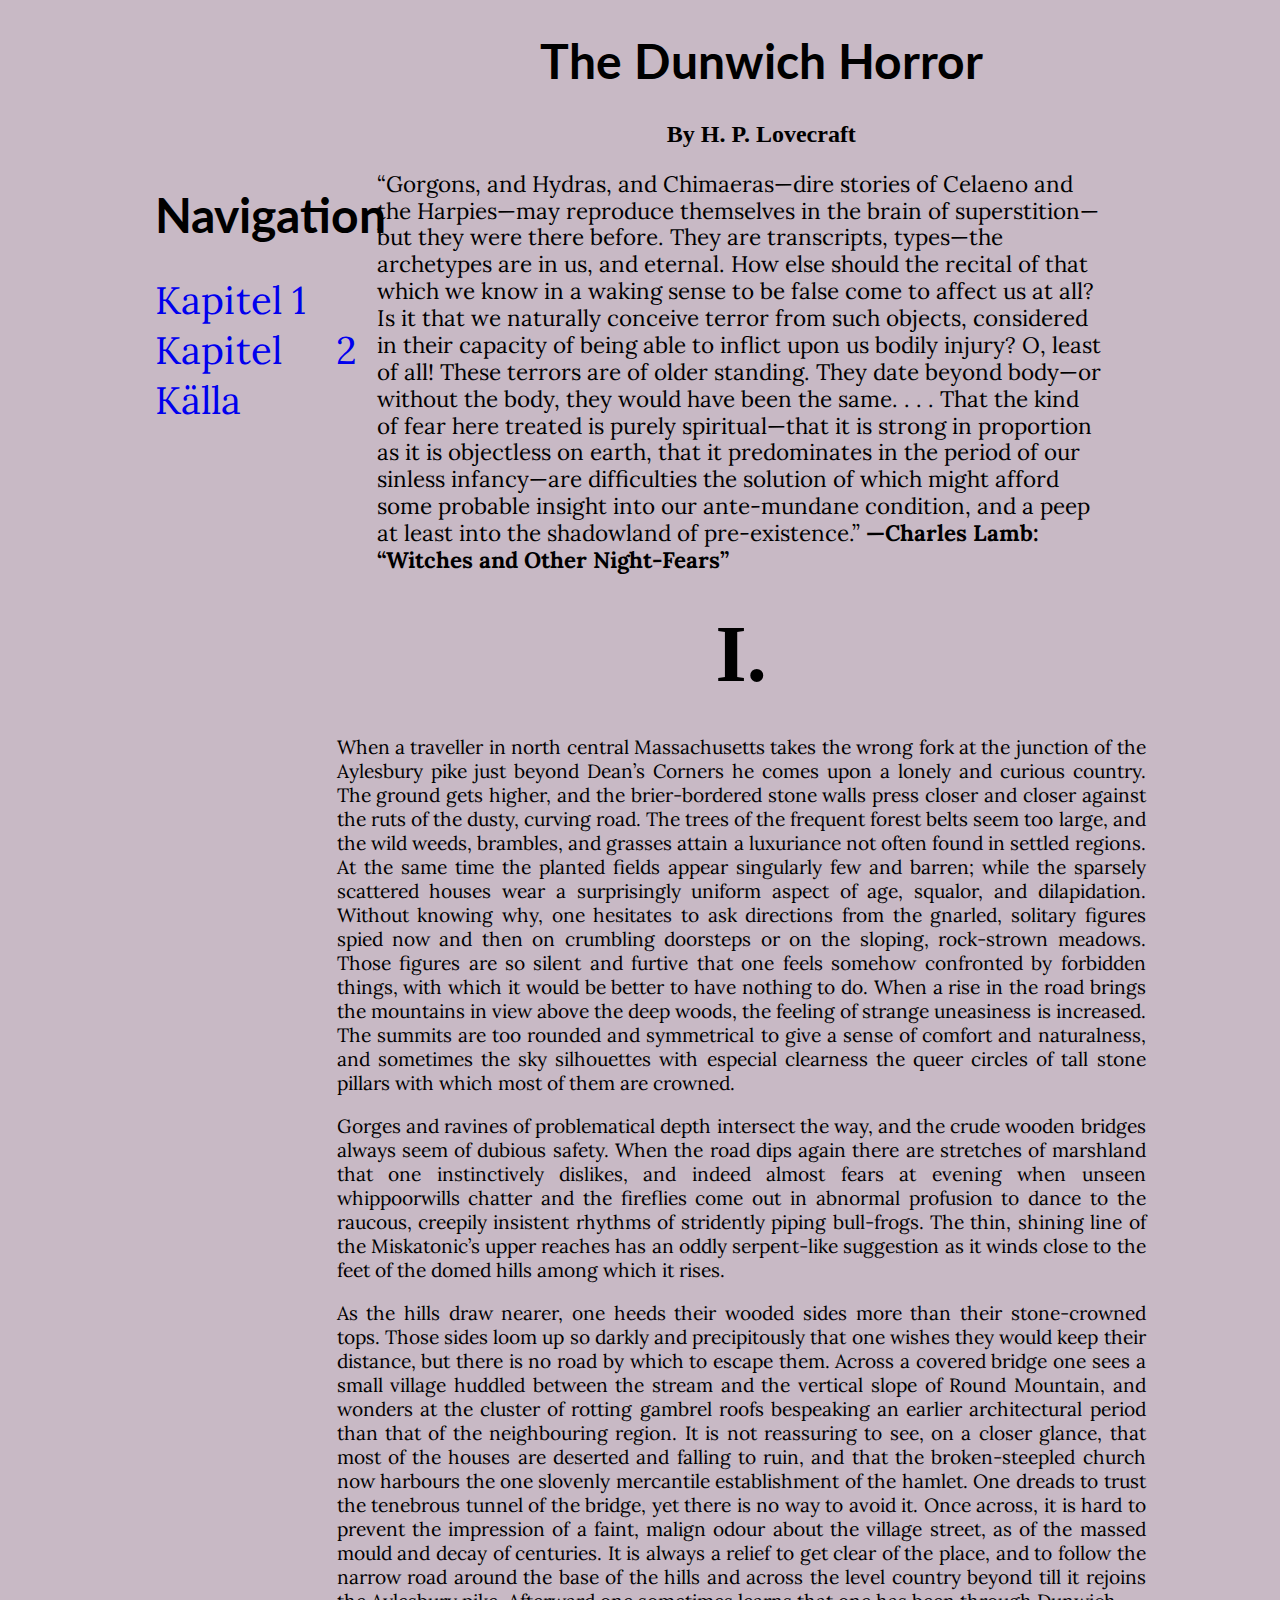
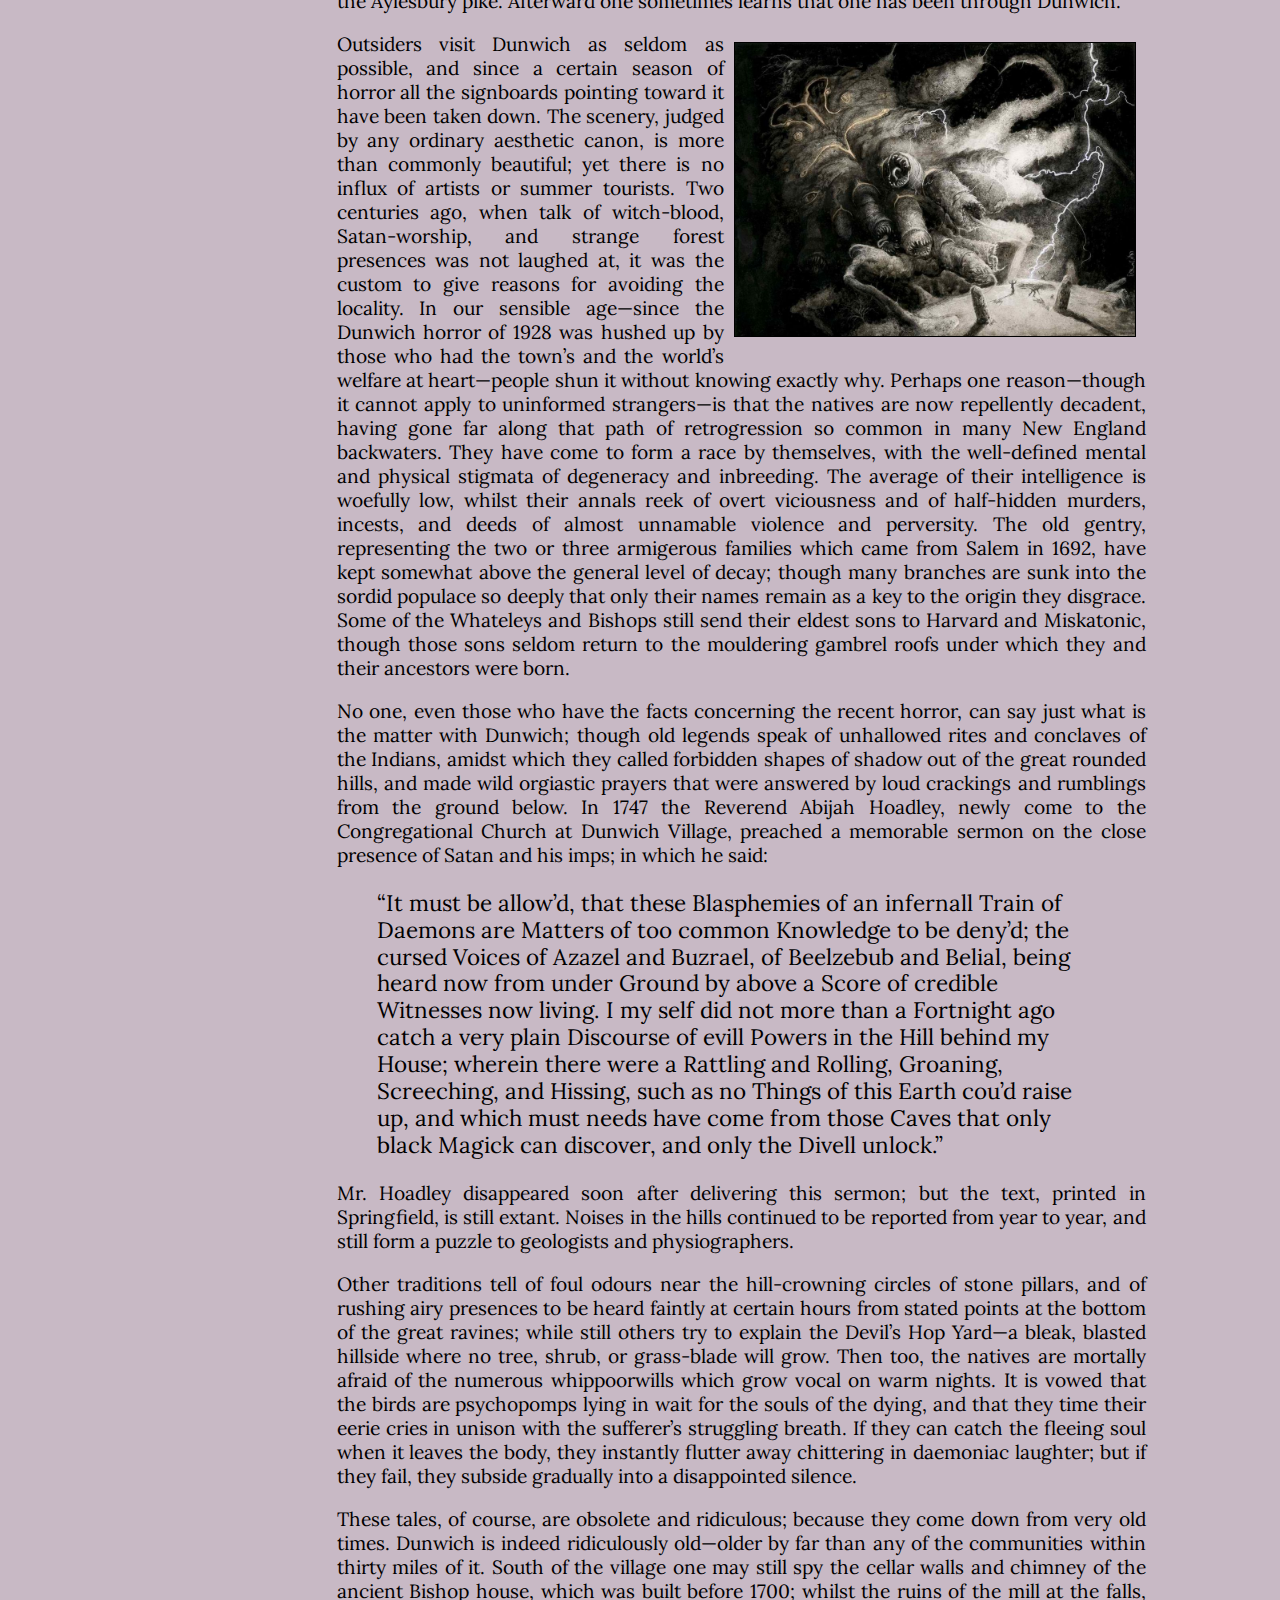
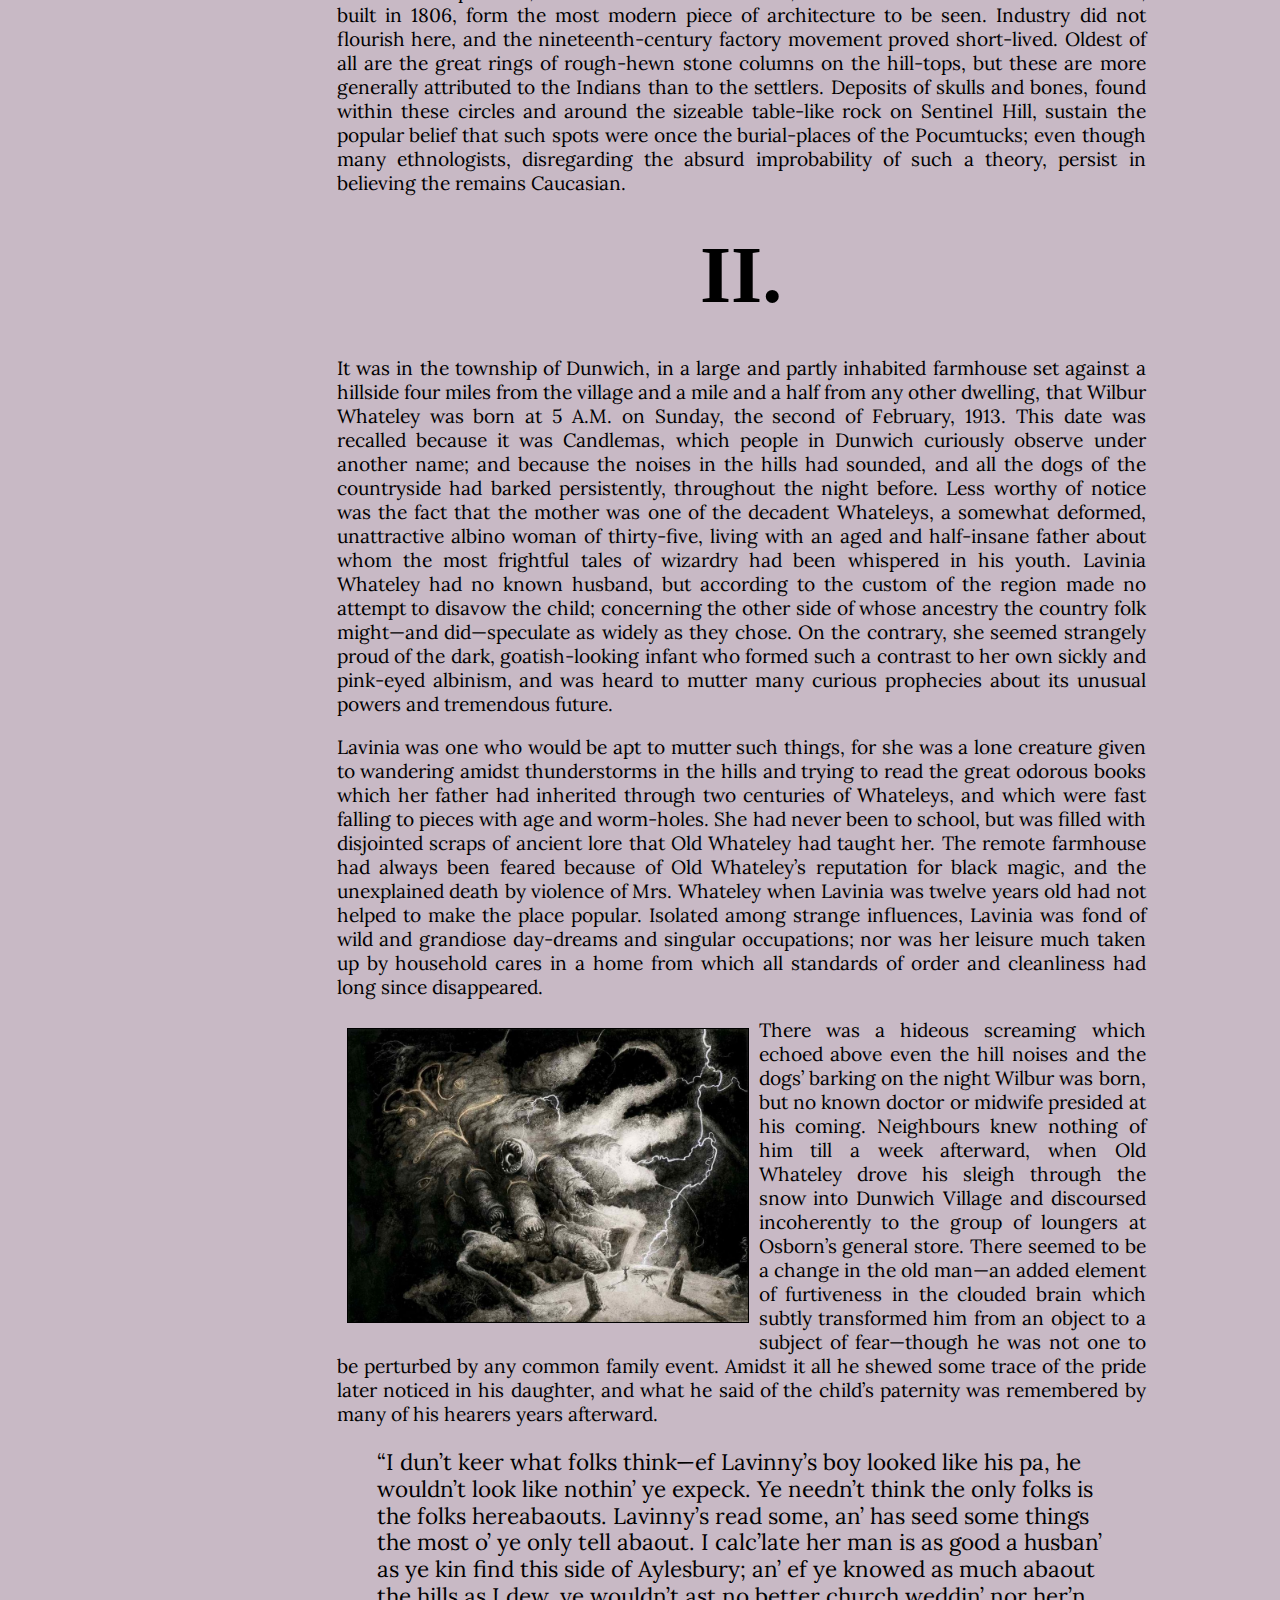
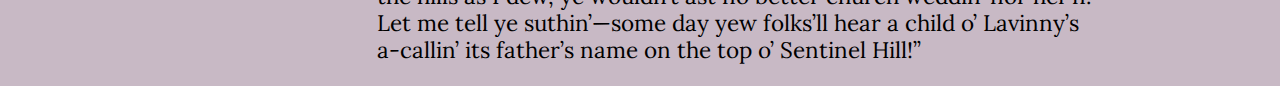
<file: index.html>
<!DOCTYPE html>
<html lang="en">
<head>
	<meta charset="UTF-8">
	<title>The Dunwich Horror</title>
	<link href="https://fonts.googleapis.com/css?family=Lato%7CLora" rel="stylesheet">
	<link href="css/lovecraft.css" rel="stylesheet">
</head>
<body>
<main>
	<nav>
		<h1>Navigation</h1>
		<p>
			<a href="#kapitel1">Kapitel 1</a>
			<br>
			<a href="#kapitel2">Kapitel 2</a>
			<a target="_blank" href="http://www.hplovecraft.com/writings/texts/fiction/dh.aspx">Källa </a>

		</p>
	</nav>
	<article>
		<header id="header">
			<h1>The Dunwich Horror</h1>
			<h2>By H. P. Lovecraft</h2>
			<blockquote>“Gorgons, and Hydras, and Chimaeras—dire stories of Celaeno and the Harpies—may reproduce themselves in the brain of superstition—but they were there before. They are transcripts, types—the archetypes are in us, and eternal. How else should the recital of that which we know in a waking sense to be false come to affect us at all? Is it that we naturally conceive terror from such objects, considered in their capacity of being able to inflict upon us bodily injury? O, least of all! These terrors are of older standing. They date beyond body—or without the body, they would have been the same. . . . That the kind of fear here treated is purely spiritual—that it is strong in proportion as it is objectless on earth, that it predominates in the period of our sinless infancy—are difficulties the solution of which might afford some probable insight into our ante-mundane condition, and a peep at least into the shadowland of pre-existence.”
			<strong>—Charles Lamb: “Witches and Other Night-Fears”</strong>
			</blockquote>
		</header>
		<section id="kapitel1">
			<h3>I.</h3>
			<p>When a traveller in north central Massachusetts takes the wrong fork at the junction of the Aylesbury pike just beyond Dean’s Corners he comes upon a lonely and curious country. The ground gets higher, and the brier-bordered stone walls press closer and closer against the ruts of the dusty, curving road. The trees of the frequent forest belts seem too large, and the wild weeds, brambles, and grasses attain a luxuriance not often found in settled regions. At the same time the planted fields appear singularly few and barren; while the sparsely scattered houses wear a surprisingly uniform aspect of age, squalor, and dilapidation. Without knowing why, one hesitates to ask directions from the gnarled, solitary figures spied now and then on crumbling doorsteps or on the sloping, rock-strown meadows. Those figures are so silent and furtive that one feels somehow confronted by forbidden things, with which it would be better to have nothing to do. When a rise in the road brings the mountains in view above the deep woods, the feeling of strange uneasiness is increased. The summits are too rounded and symmetrical to give a sense of comfort and naturalness, and sometimes the sky silhouettes with especial clearness the queer circles of tall stone pillars with which most of them are crowned.</p>
			<p>Gorges and ravines of problematical depth intersect the way, and the crude wooden bridges always seem of dubious safety. When the road dips again there are stretches of marshland that one instinctively dislikes, and indeed almost fears at evening when unseen whippoorwills chatter and the fireflies come out in abnormal profusion to dance to the raucous, creepily insistent rhythms of stridently piping bull-frogs. The thin, shining line of the Miskatonic’s upper reaches has an oddly serpent-like suggestion as it winds close to the feet of the domed hills among which it rises.</p>
			<p>As the hills draw nearer, one heeds their wooded sides more than their stone-crowned tops. Those sides loom up so darkly and precipitously that one wishes they would keep their distance, but there is no road by which to escape them. Across a covered bridge one sees a small village huddled between the stream and the vertical slope of Round Mountain, and wonders at the cluster of rotting gambrel roofs bespeaking an earlier architectural period than that of the neighbouring region. It is not reassuring to see, on a closer glance, that most of the houses are deserted and falling to ruin, and that the broken-steepled church now harbours the one slovenly mercantile establishment of the hamlet. One dreads to trust the tenebrous tunnel of the bridge, yet there is no way to avoid it. Once across, it is hard to prevent the impression of a faint, malign odour about the village street, as of the massed mould and decay of centuries. It is always a relief to get clear of the place, and to follow the narrow road around the base of the hills and across the level country beyond till it rejoins the Aylesbury pike. Afterward one sometimes learns that one has been through Dunwich.</p>
			<img class="kapitel1bild" src="bild/dunwich_horror.jpg" alt="En bild på ett monster">
			<p>Outsiders visit Dunwich as seldom as possible, and since a certain season of horror all the signboards pointing toward it have been taken down. The scenery, judged by any ordinary aesthetic canon, is more than commonly beautiful; yet there is no influx of artists or summer tourists. Two centuries ago, when talk of witch-blood, Satan-worship, and strange forest presences was not laughed at, it was the custom to give reasons for avoiding the locality. In our sensible age—since the Dunwich horror of 1928 was hushed up by those who had the town’s and the world’s welfare at heart—people shun it without knowing exactly why. Perhaps one reason—though it cannot apply to uninformed strangers—is that the natives are now repellently decadent, having gone far along that path of retrogression so common in many New England backwaters. They have come to form a race by themselves, with the well-defined mental and physical stigmata of degeneracy and inbreeding. The average of their intelligence is woefully low, whilst their annals reek of overt viciousness and of half-hidden murders, incests, and deeds of almost unnamable violence and perversity. The old gentry, representing the two or three armigerous families which came from Salem in 1692, have kept somewhat above the general level of decay; though many branches are sunk into the sordid populace so deeply that only their names remain as a key to the origin they disgrace. Some of the Whateleys and Bishops still send their eldest sons to Harvard and Miskatonic, though those sons seldom return to the mouldering gambrel roofs under which they and their ancestors were born.</p>
			<p>No one, even those who have the facts concerning the recent horror, can say just what is the matter with Dunwich; though old legends speak of unhallowed rites and conclaves of the Indians, amidst which they called forbidden shapes of shadow out of the great rounded hills, and made wild orgiastic prayers that were answered by loud crackings and rumblings from the ground below. In 1747 the Reverend Abijah Hoadley, newly come to the Congregational Church at Dunwich Village, preached a memorable sermon on the close presence of Satan and his imps; in which he said:</p>
			<blockquote>“It must be allow’d, that these Blasphemies of an infernall Train of Daemons are Matters of too common Knowledge to be deny’d; the cursed Voices of Azazel and Buzrael, of Beelzebub and Belial, being heard now from under Ground by above a Score of credible Witnesses now living. I my self did not more than a Fortnight ago catch a very plain Discourse of evill Powers in the Hill behind my House; wherein there were a Rattling and Rolling, Groaning, Screeching, and Hissing, such as no Things of this Earth cou’d raise up, and which must needs have come from those Caves that only black Magick can discover, and only the Divell unlock.”</blockquote>
			<p>Mr. Hoadley disappeared soon after delivering this sermon; but the text, printed in Springfield, is still extant. Noises in the hills continued to be reported from year to year, and still form a puzzle to geologists and physiographers.</p>
			<p>Other traditions tell of foul odours near the hill-crowning circles of stone pillars, and of rushing airy presences to be heard faintly at certain hours from stated points at the bottom of the great ravines; while still others try to explain the Devil’s Hop Yard—a bleak, blasted hillside where no tree, shrub, or grass-blade will grow. Then too, the natives are mortally afraid of the numerous whippoorwills which grow vocal on warm nights. It is vowed that the birds are psychopomps lying in wait for the souls of the dying, and that they time their eerie cries in unison with the sufferer’s struggling breath. If they can catch the fleeing soul when it leaves the body, they instantly flutter away chittering in daemoniac laughter; but if they fail, they subside gradually into a disappointed silence.</p>
			<p>These tales, of course, are obsolete and ridiculous; because they come down from very old times. Dunwich is indeed ridiculously old—older by far than any of the communities within thirty miles of it. South of the village one may still spy the cellar walls and chimney of the ancient Bishop house, which was built before 1700; whilst the ruins of the mill at the falls, built in 1806, form the most modern piece of architecture to be seen. Industry did not flourish here, and the nineteenth-century factory movement proved short-lived. Oldest of all are the great rings of rough-hewn stone columns on the hill-tops, but these are more generally attributed to the Indians than to the settlers. Deposits of skulls and bones, found within these circles and around the sizeable table-like rock on Sentinel Hill, sustain the popular belief that such spots were once the burial-places of the Pocumtucks; even though many ethnologists, disregarding the absurd improbability of such a theory, persist in believing the remains Caucasian.</p>
		</section>
		<section id="kapitel2">
			<h3>II.</h3>
			<p>It was in the township of Dunwich, in a large and partly inhabited farmhouse set against a hillside four miles from the village and a mile and a half from any other dwelling, that Wilbur Whateley was born at 5 A.M. on Sunday, the second of February, 1913. This date was recalled because it was Candlemas, which people in Dunwich curiously observe under another name; and because the noises in the hills had sounded, and all the dogs of the countryside had barked persistently, throughout the night before. Less worthy of notice was the fact that the mother was one of the decadent Whateleys, a somewhat deformed, unattractive albino woman of thirty-five, living with an aged and half-insane father about whom the most frightful tales of wizardry had been whispered in his youth. Lavinia Whateley had no known husband, but according to the custom of the region made no attempt to disavow the child; concerning the other side of whose ancestry the country folk might—and did—speculate as widely as they chose. On the contrary, she seemed strangely proud of the dark, goatish-looking infant who formed such a contrast to her own sickly and pink-eyed albinism, and was heard to mutter many curious prophecies about its unusual powers and tremendous future.</p>
			<p>Lavinia was one who would be apt to mutter such things, for she was a lone creature given to wandering amidst thunderstorms in the hills and trying to read the great odorous books which her father had inherited through two centuries of Whateleys, and which were fast falling to pieces with age and worm-holes. She had never been to school, but was filled with disjointed scraps of ancient lore that Old Whateley had taught her. The remote farmhouse had always been feared because of Old Whateley’s reputation for black magic, and the unexplained death by violence of Mrs. Whateley when Lavinia was twelve years old had not helped to make the place popular. Isolated among strange influences, Lavinia was fond of wild and grandiose day-dreams and singular occupations; nor was her leisure much taken up by household cares in a home from which all standards of order and cleanliness had long since disappeared.</p>
			<img class="kapitel2bild" src="bild/dunwich_horror.jpg" alt="En bild på ett monster">
			<p>There was a hideous screaming which echoed above even the hill noises and the dogs’ barking on the night Wilbur was born, but no known doctor or midwife presided at his coming. Neighbours knew nothing of him till a week afterward, when Old Whateley drove his sleigh through the snow into Dunwich Village and discoursed incoherently to the group of loungers at Osborn’s general store. There seemed to be a change in the old man—an added element of furtiveness in the clouded brain which subtly transformed him from an object to a subject of fear—though he was not one to be perturbed by any common family event. Amidst it all he shewed some trace of the pride later noticed in his daughter, and what he said of the child’s paternity was remembered by many of his hearers years afterward.</p>
			<blockquote>“I dun’t keer what folks think—ef Lavinny’s boy looked like his pa, he wouldn’t look like nothin’ ye expeck. Ye needn’t think the only folks is the folks hereabaouts. Lavinny’s read some, an’ has seed some things the most o’ ye only tell abaout. I calc’late her man is as good a husban’ as ye kin find this side of Aylesbury; an’ ef ye knowed as much abaout the hills as I dew, ye wouldn’t ast no better church weddin’ nor her’n. Let me tell ye suthin’—some day yew folks’ll hear a child o’ Lavinny’s a-callin’ its father’s name on the top o’ Sentinel Hill!”</blockquote>
		</section>
	</article>
</main>
</body>
</html>
</file>
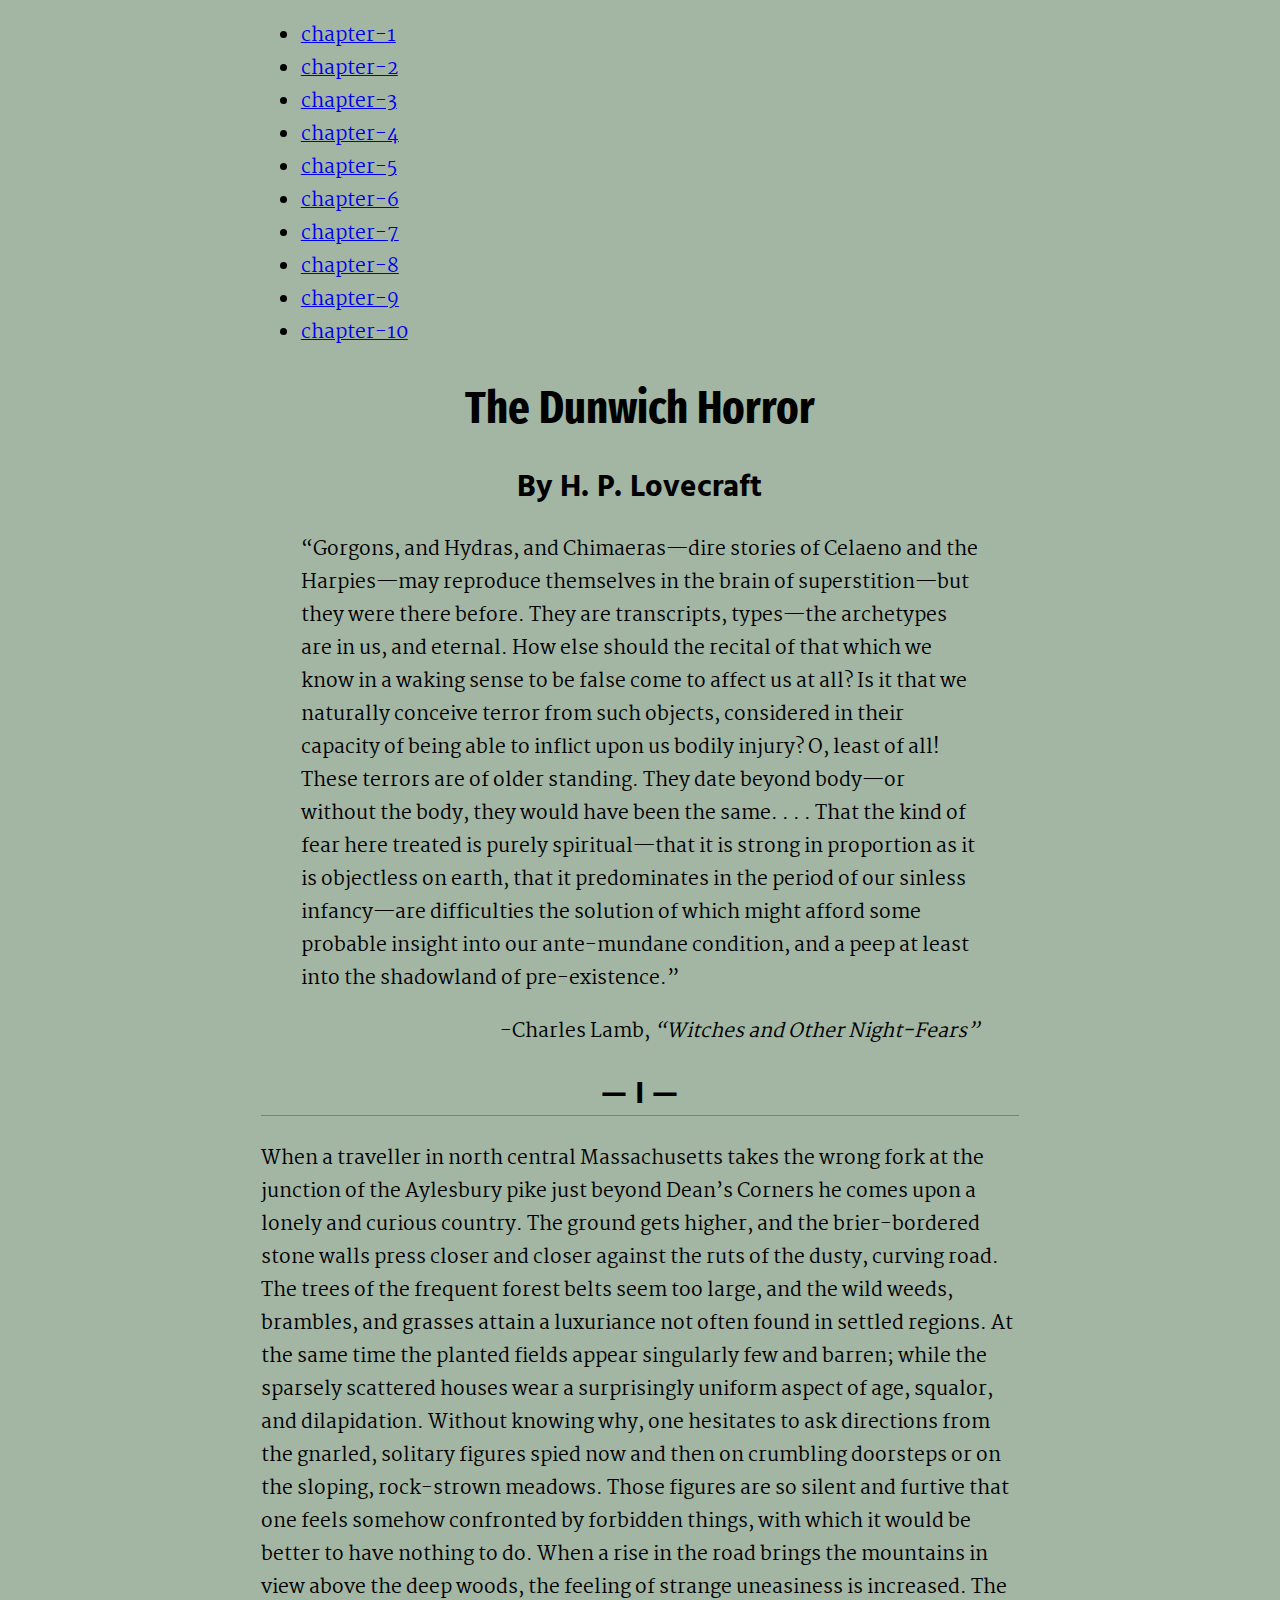
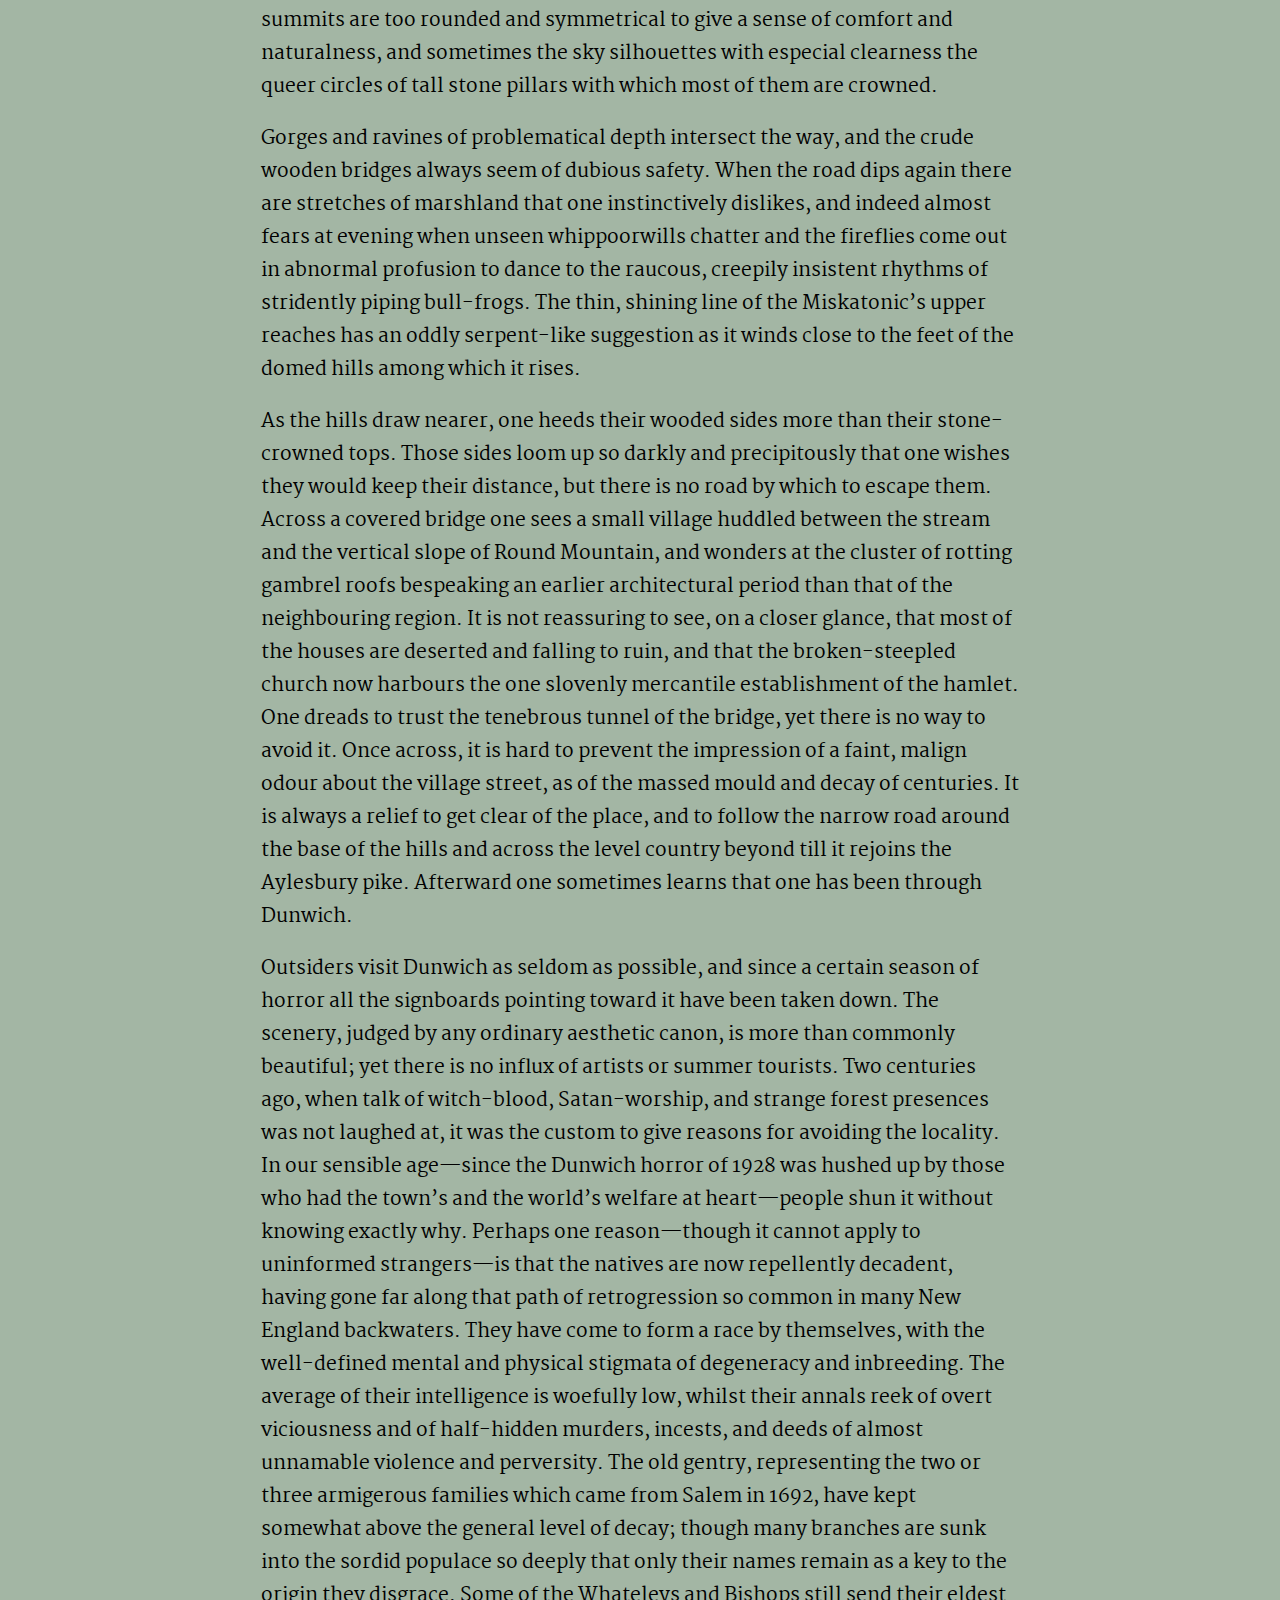
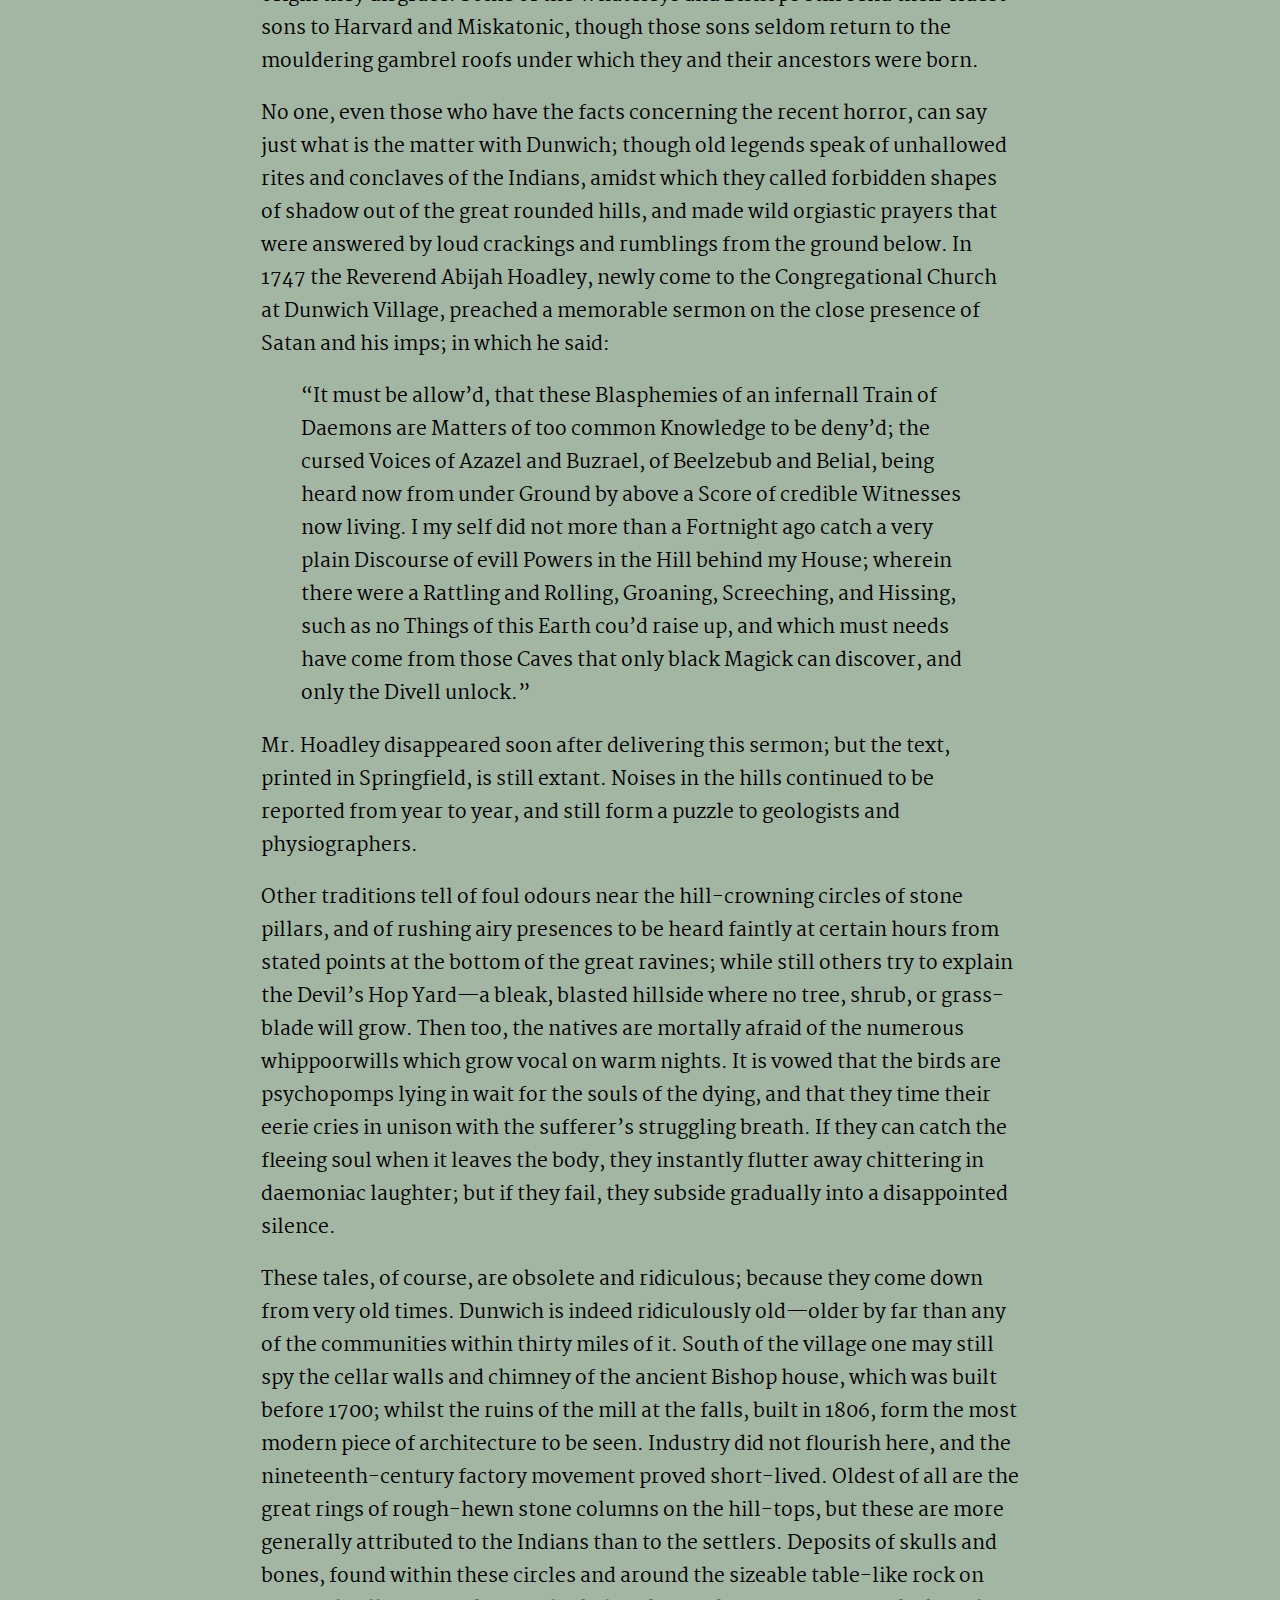
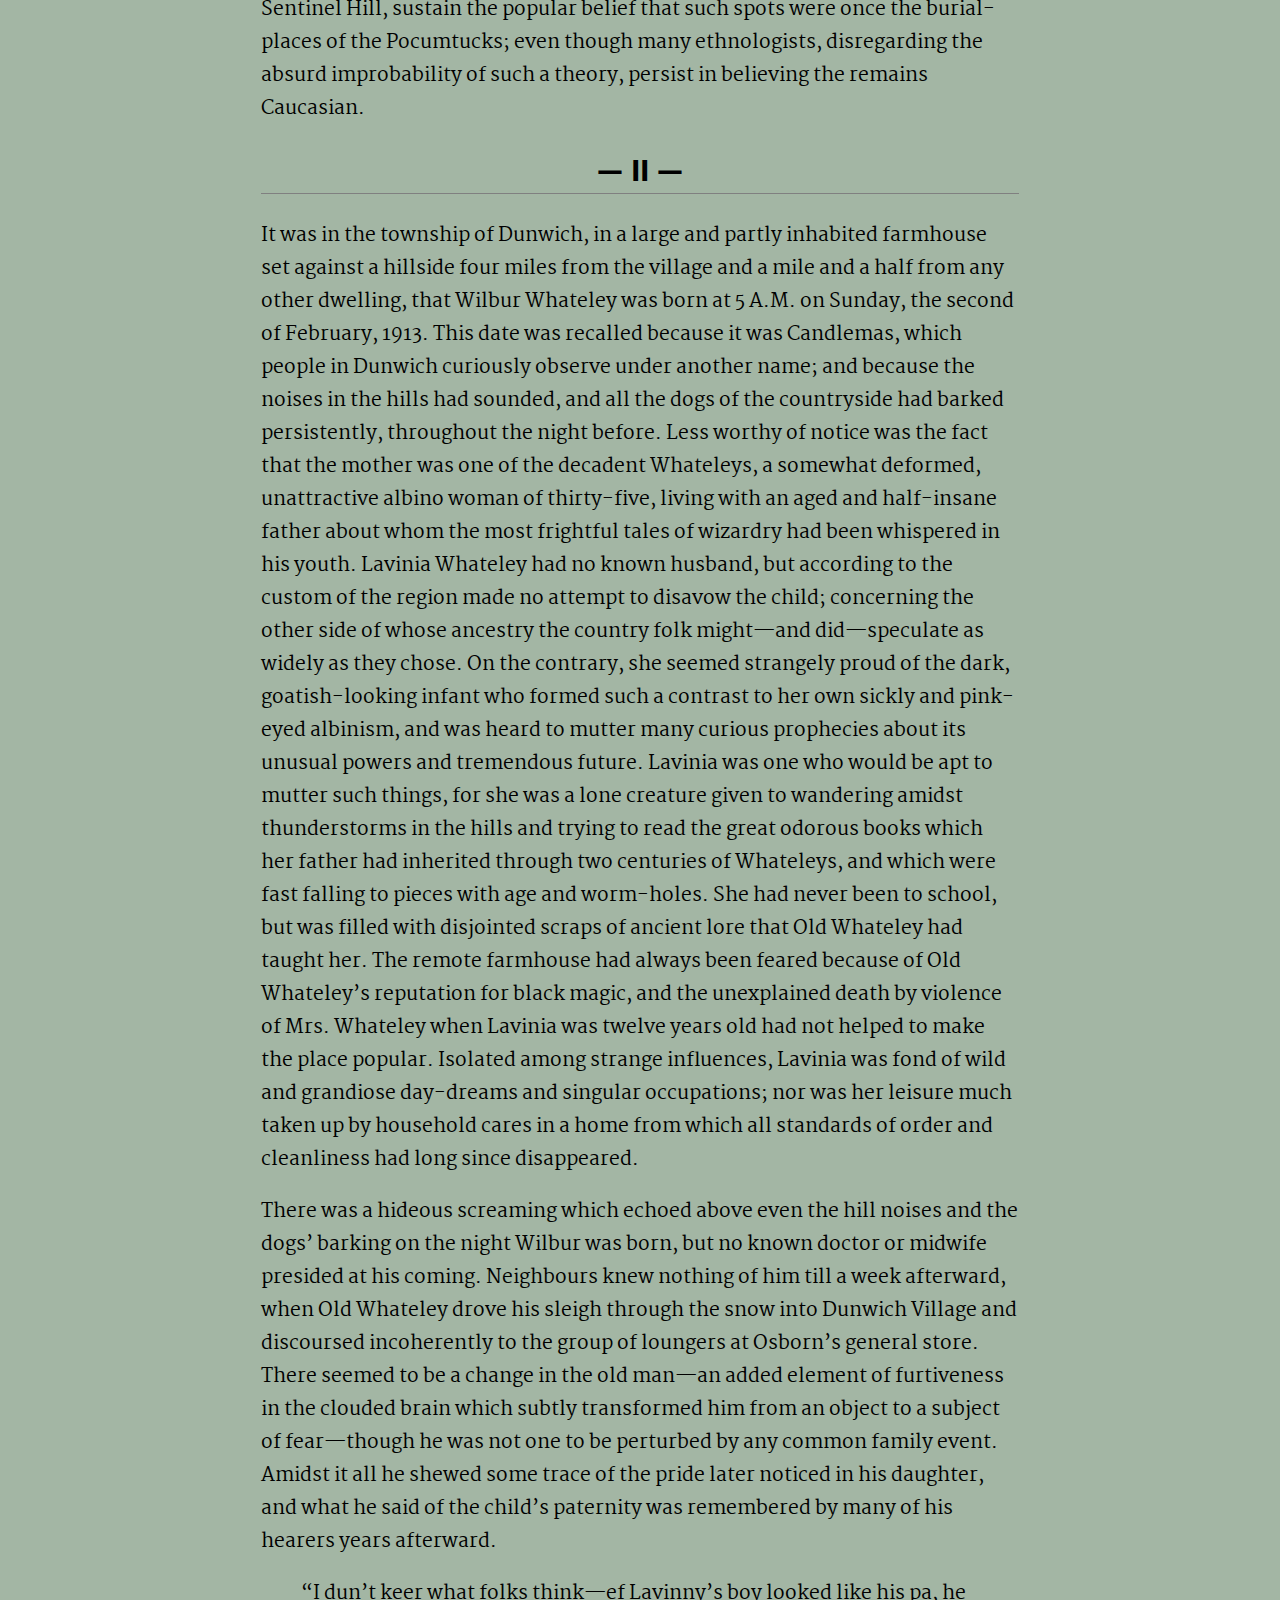
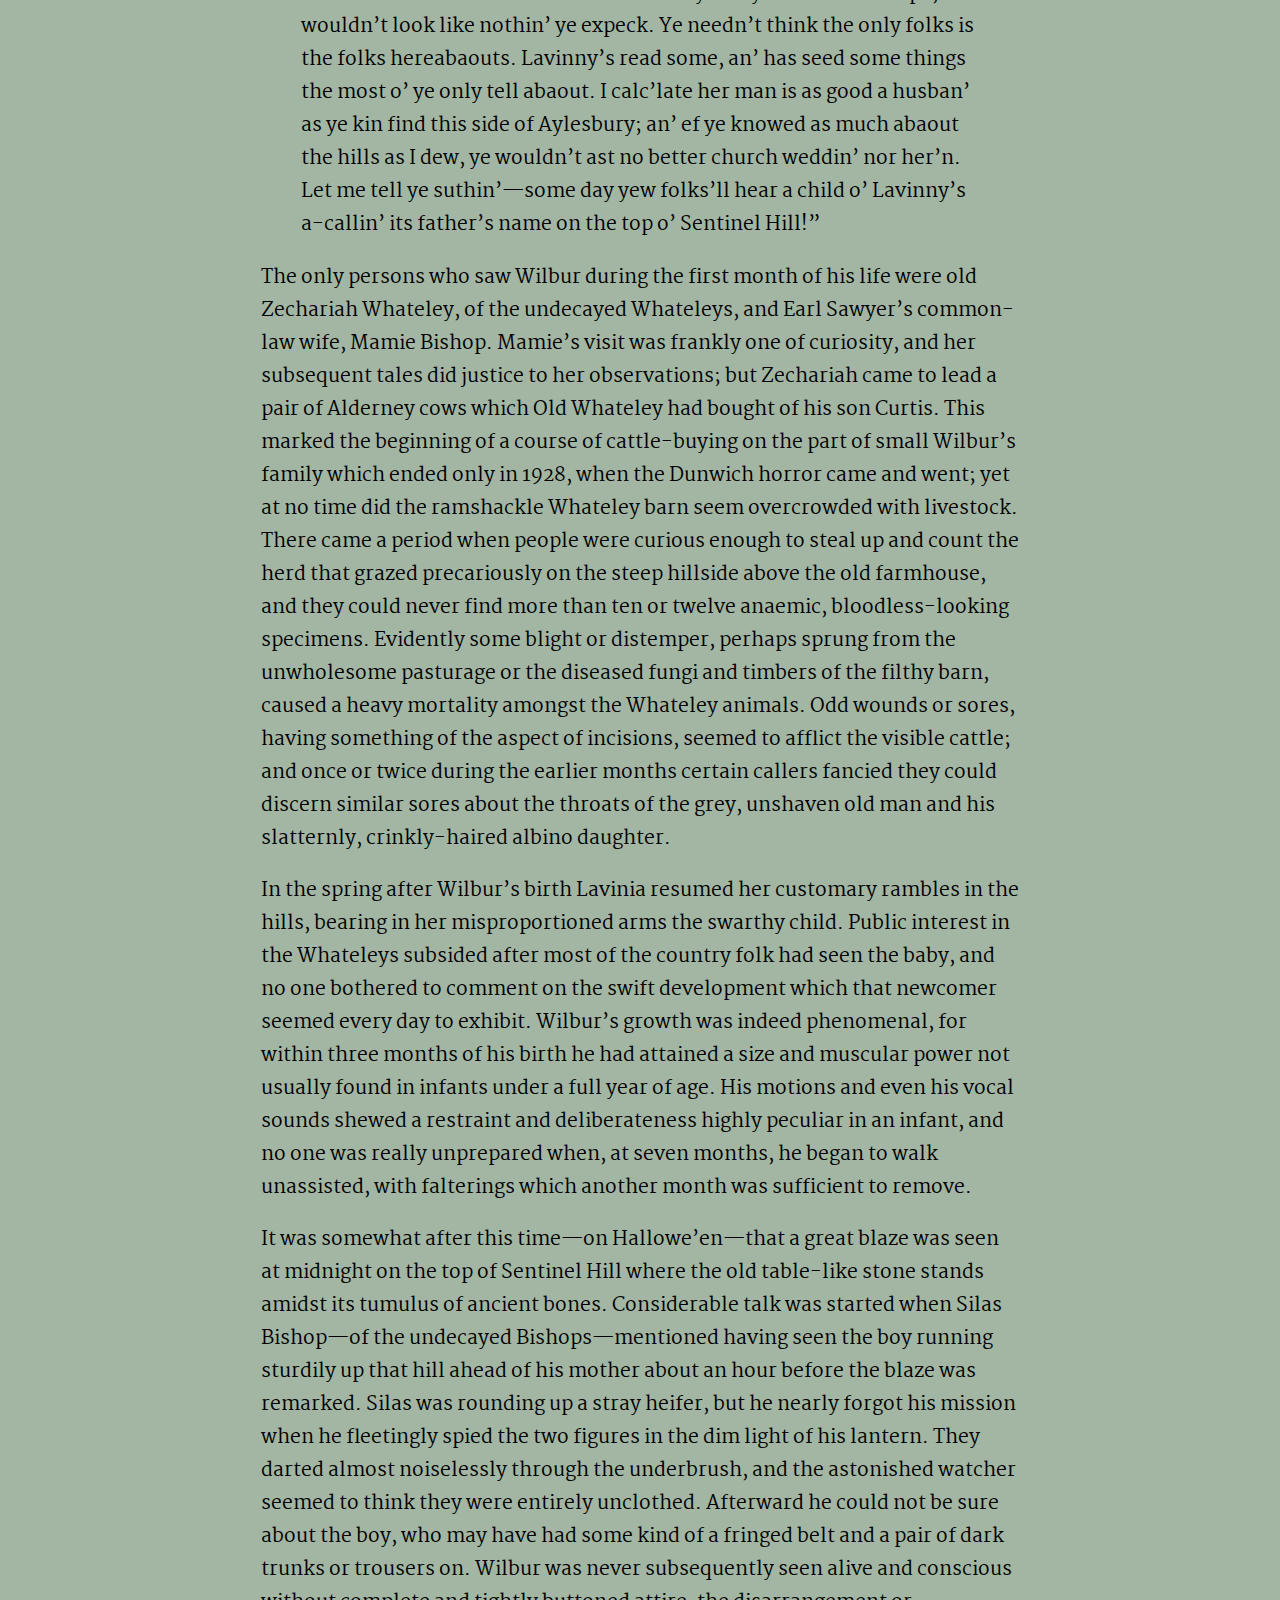
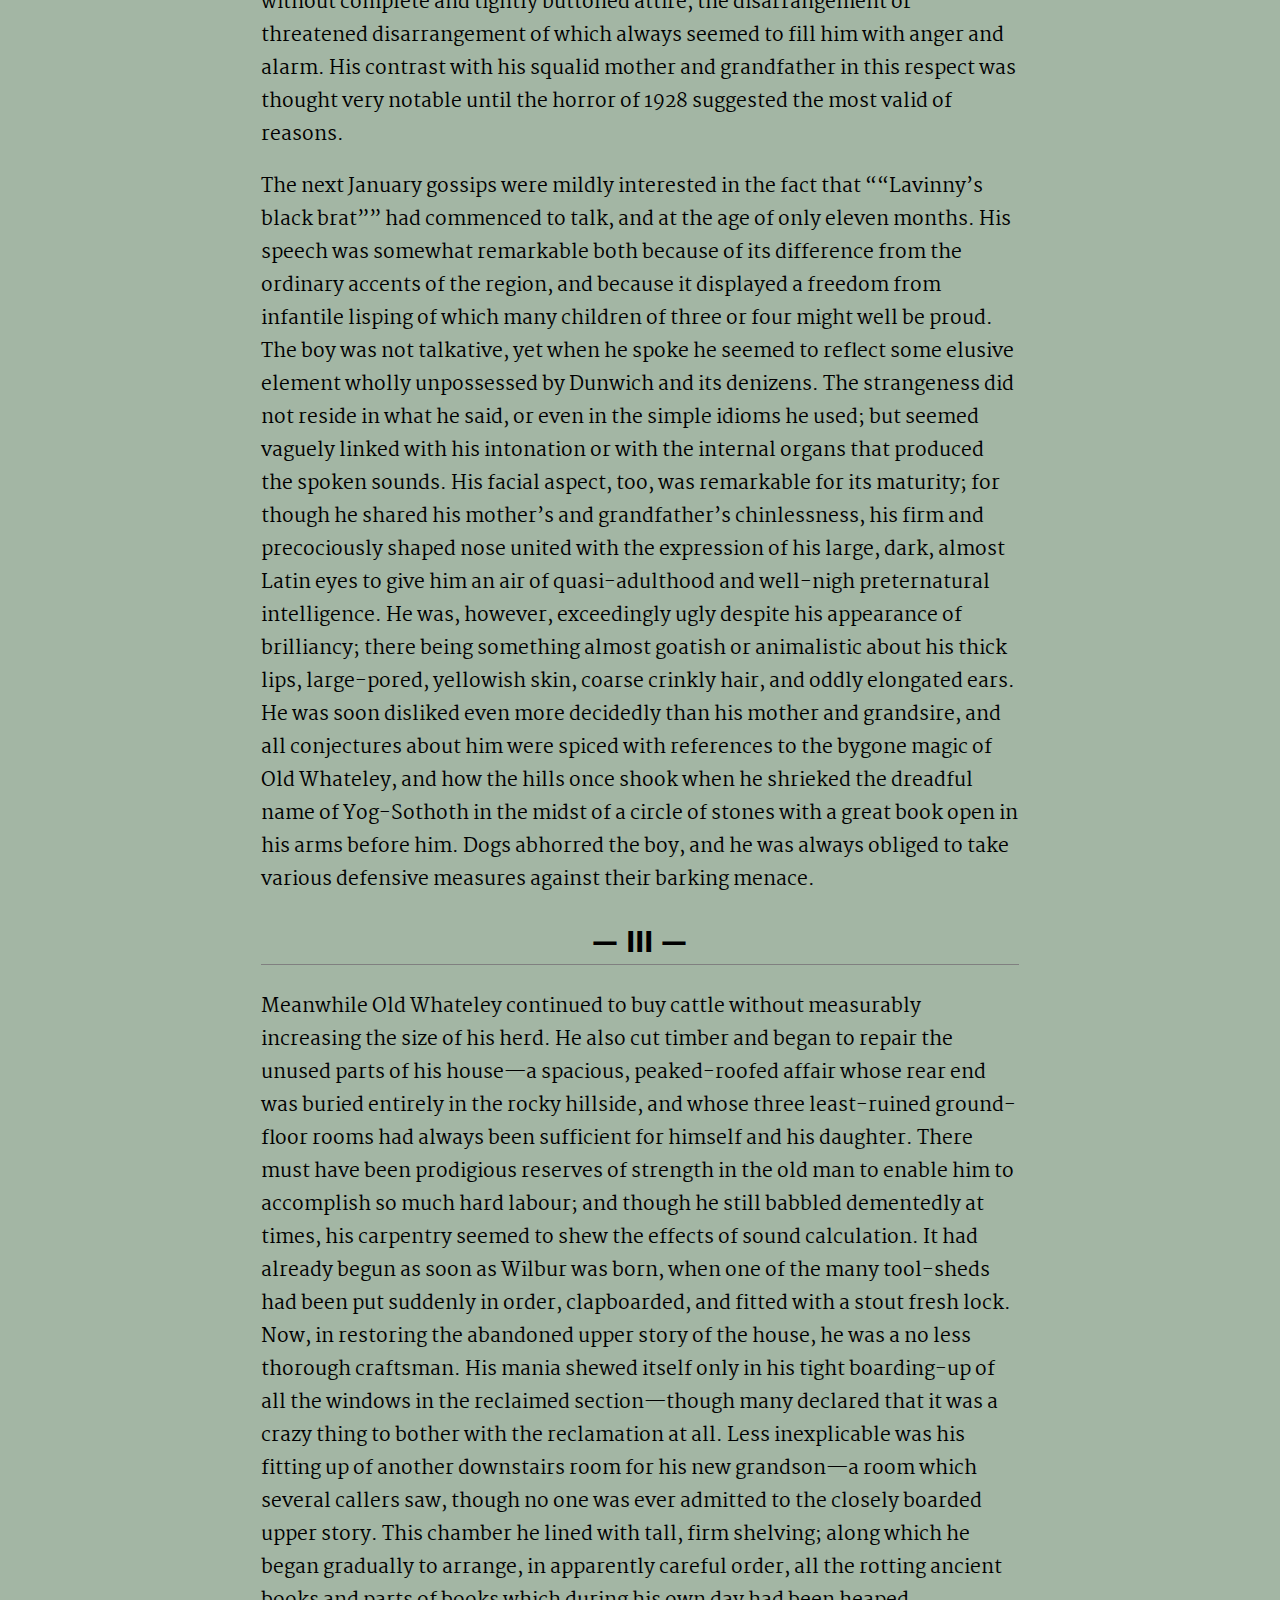
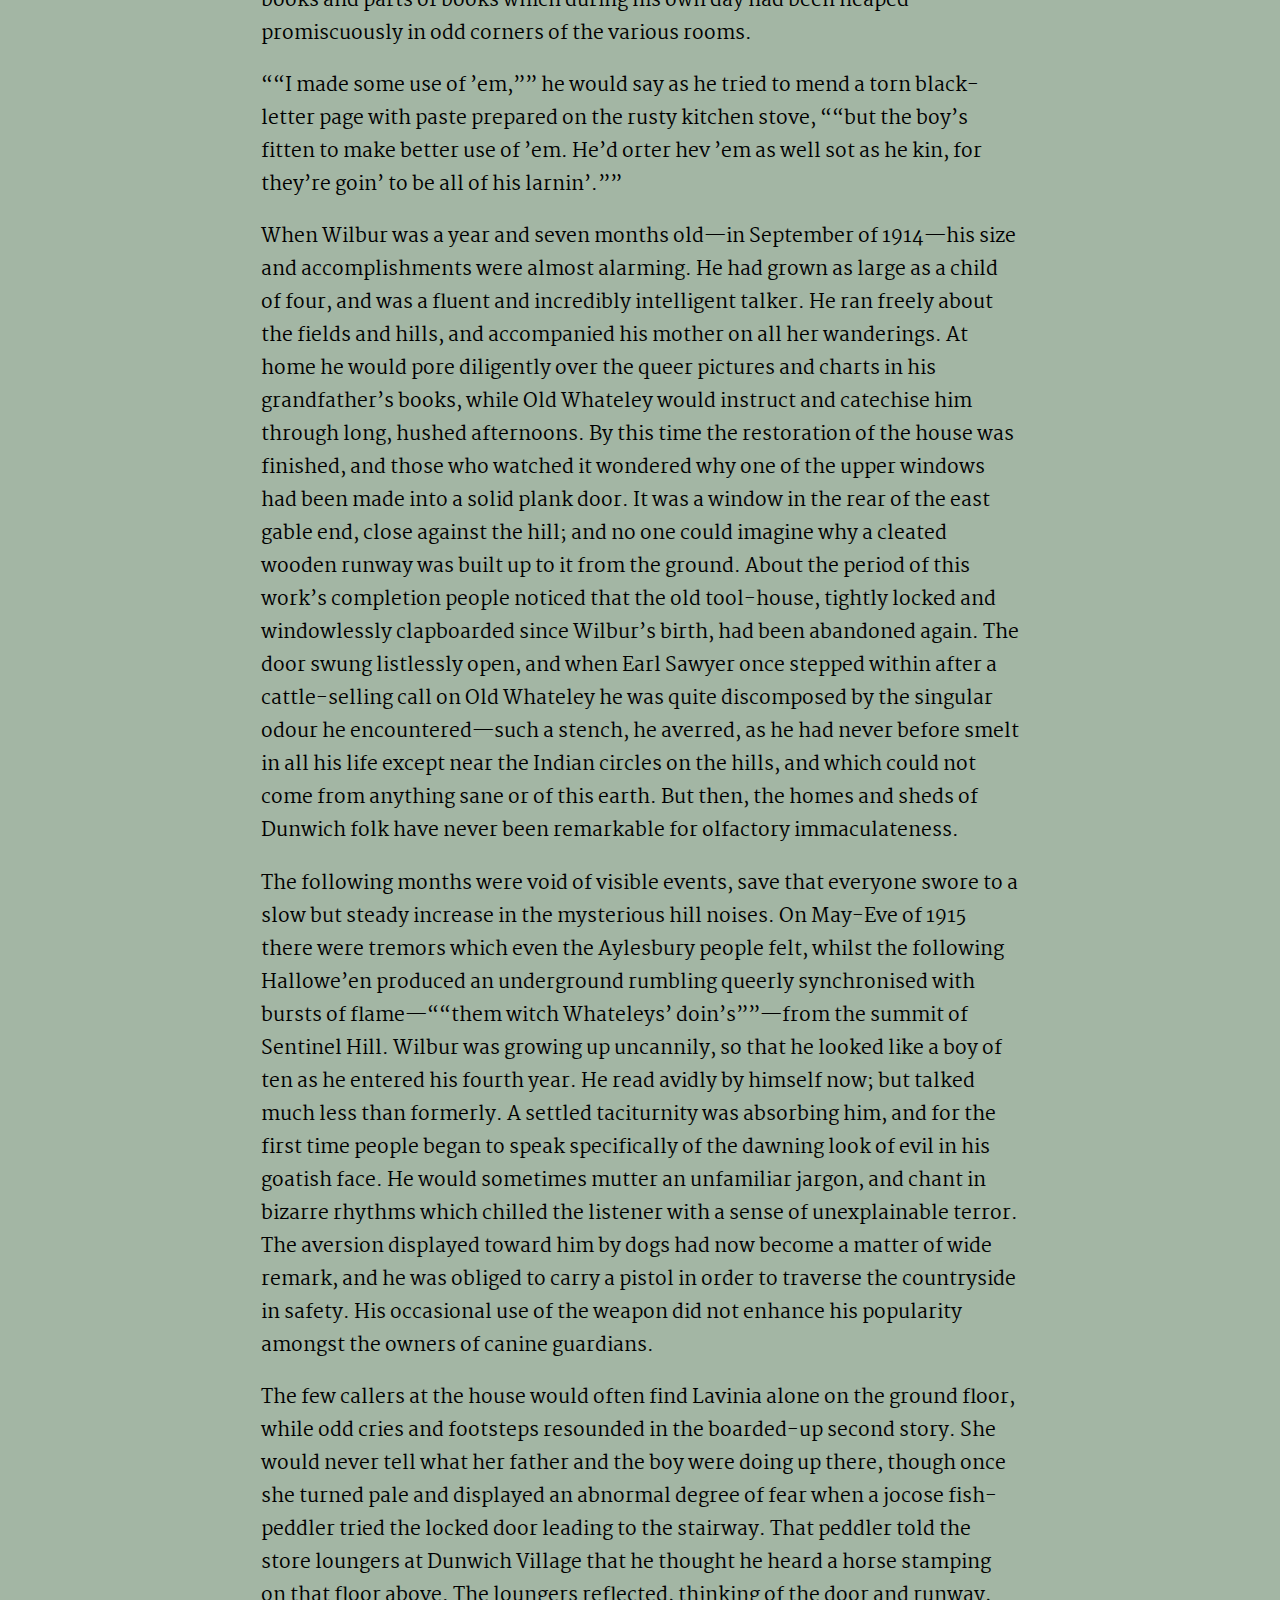
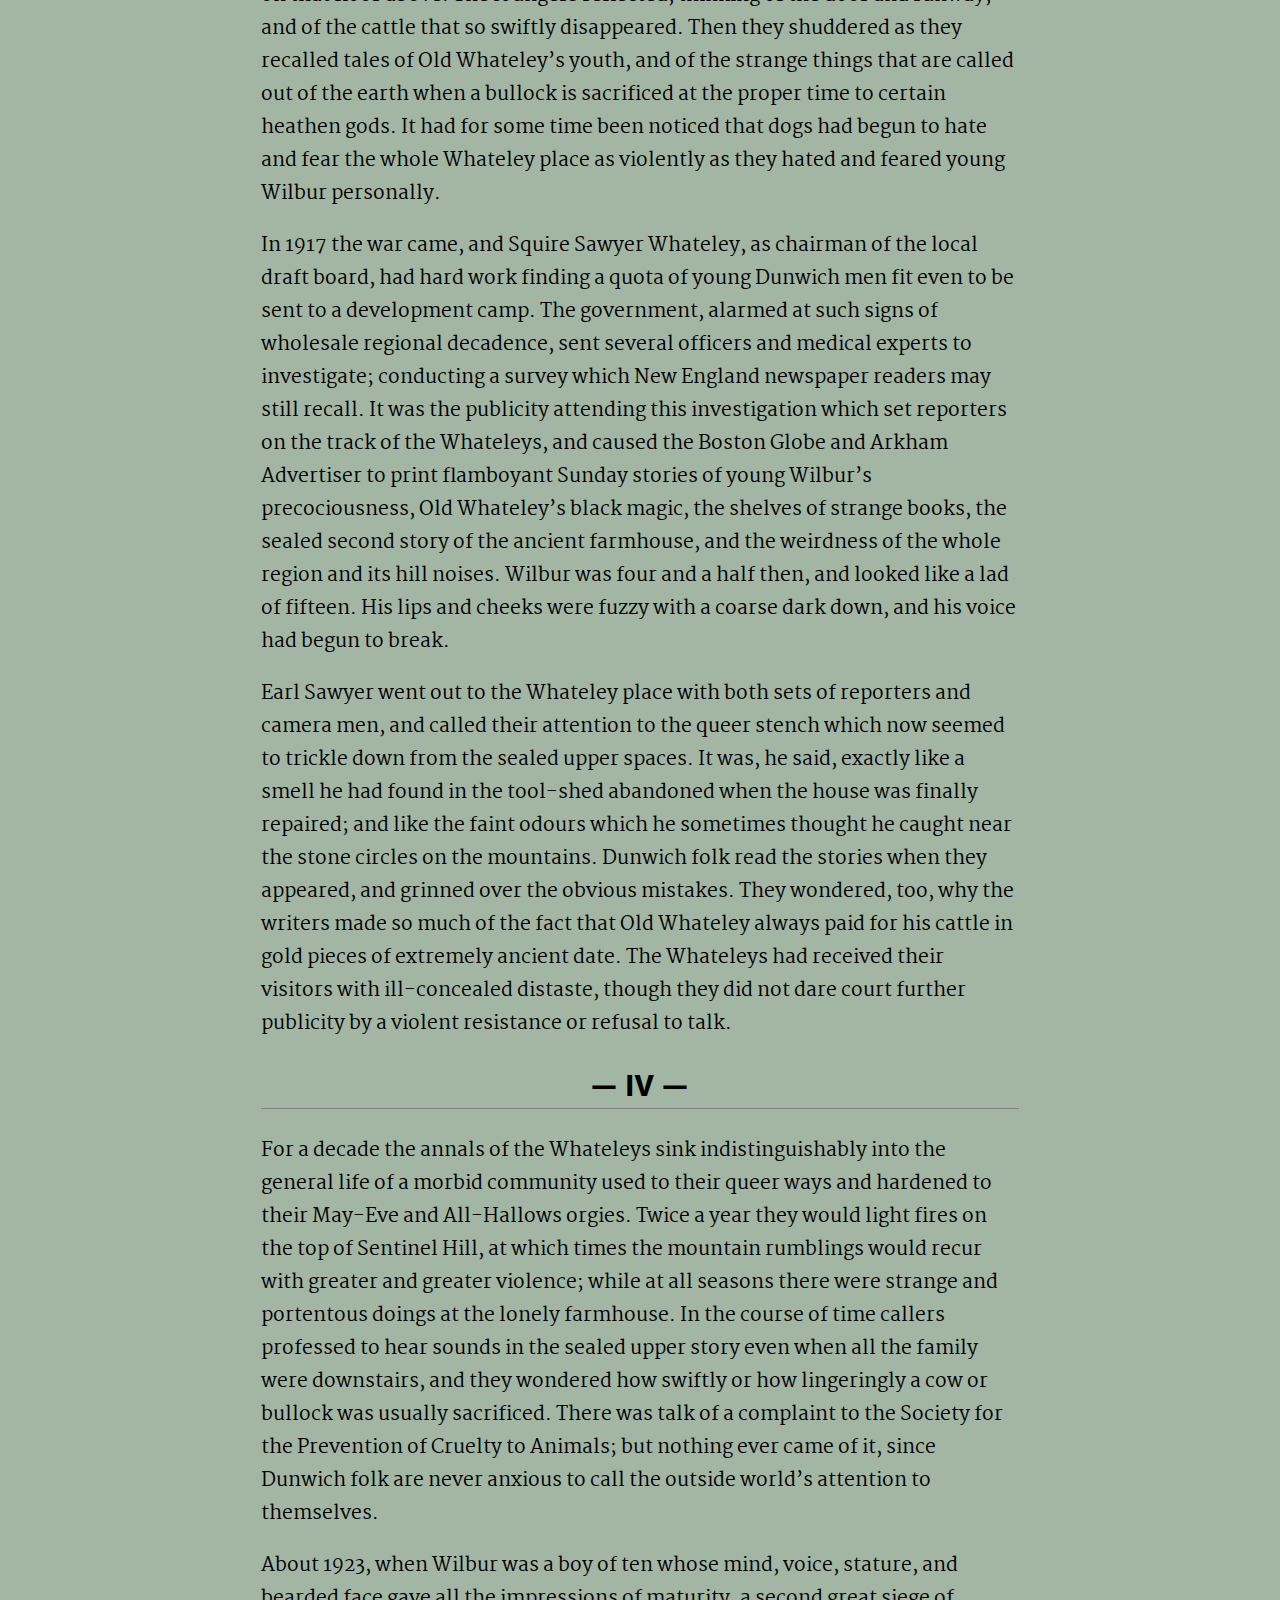
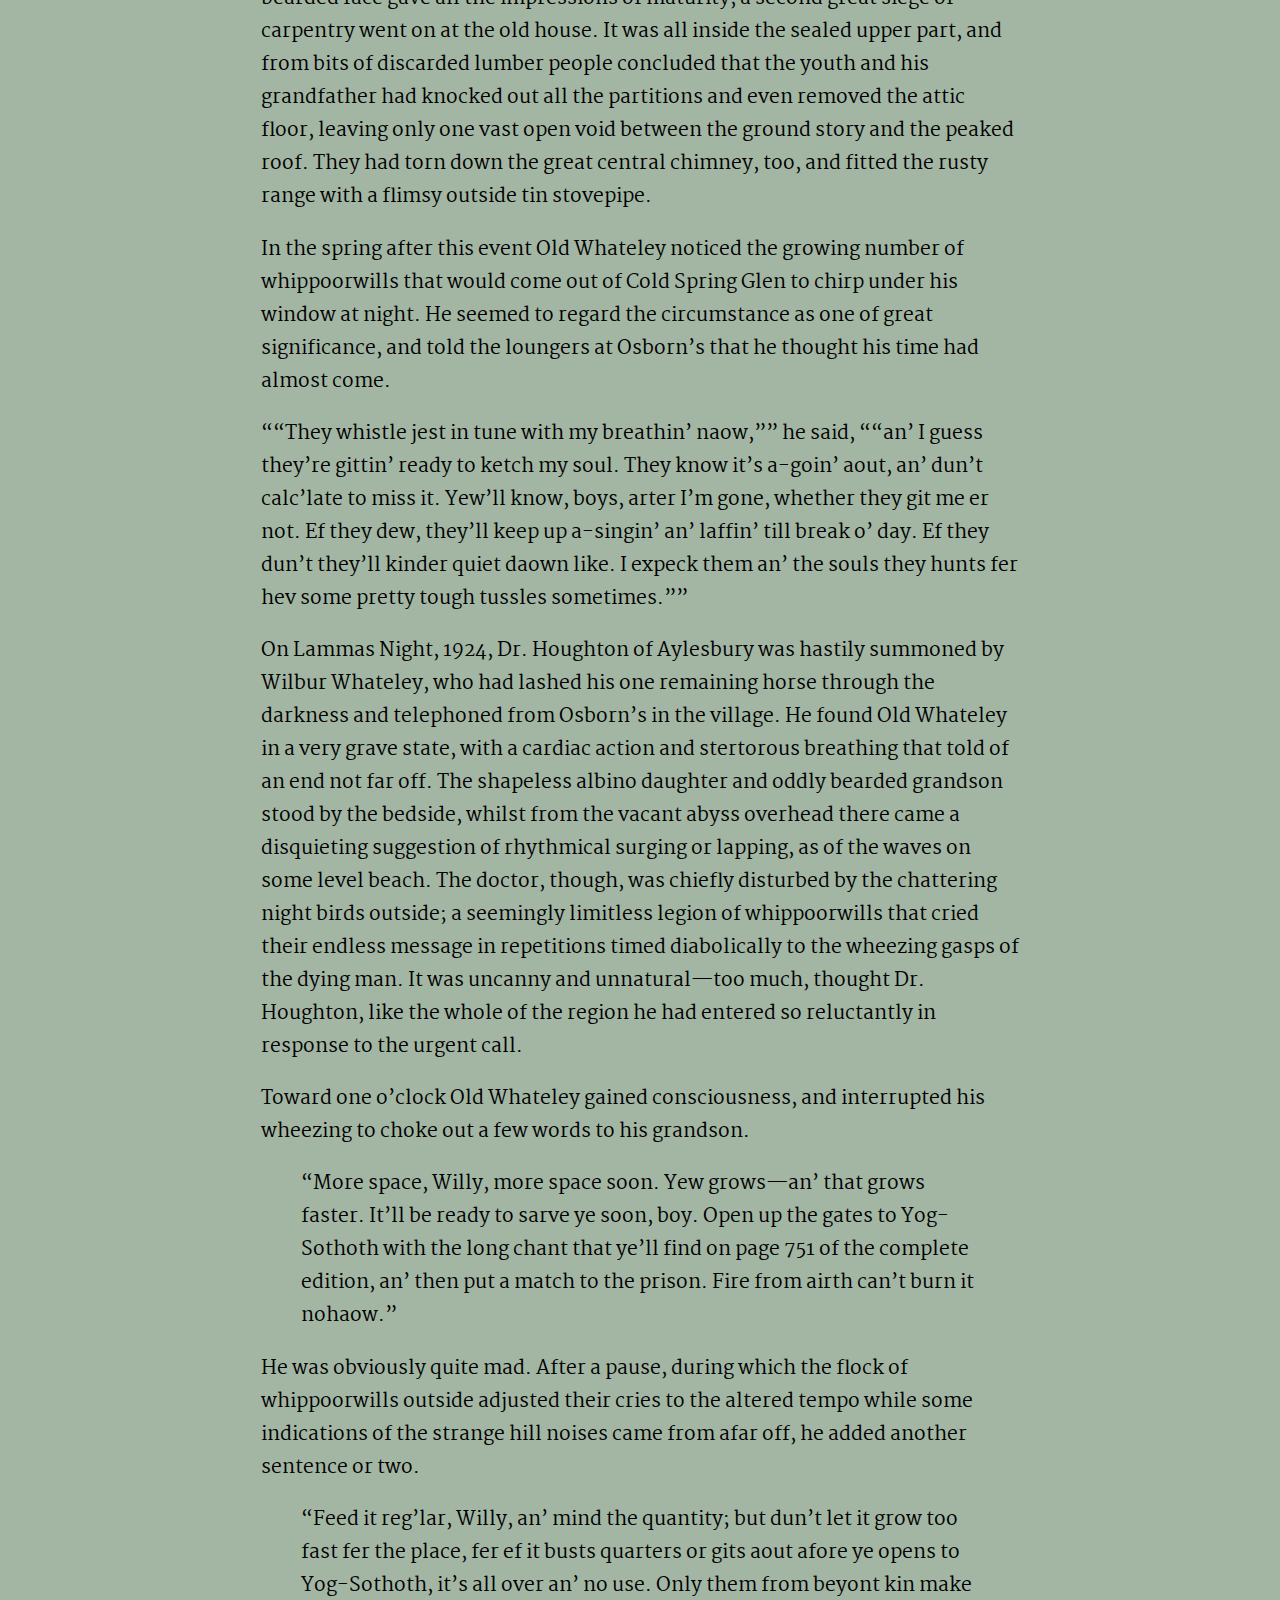
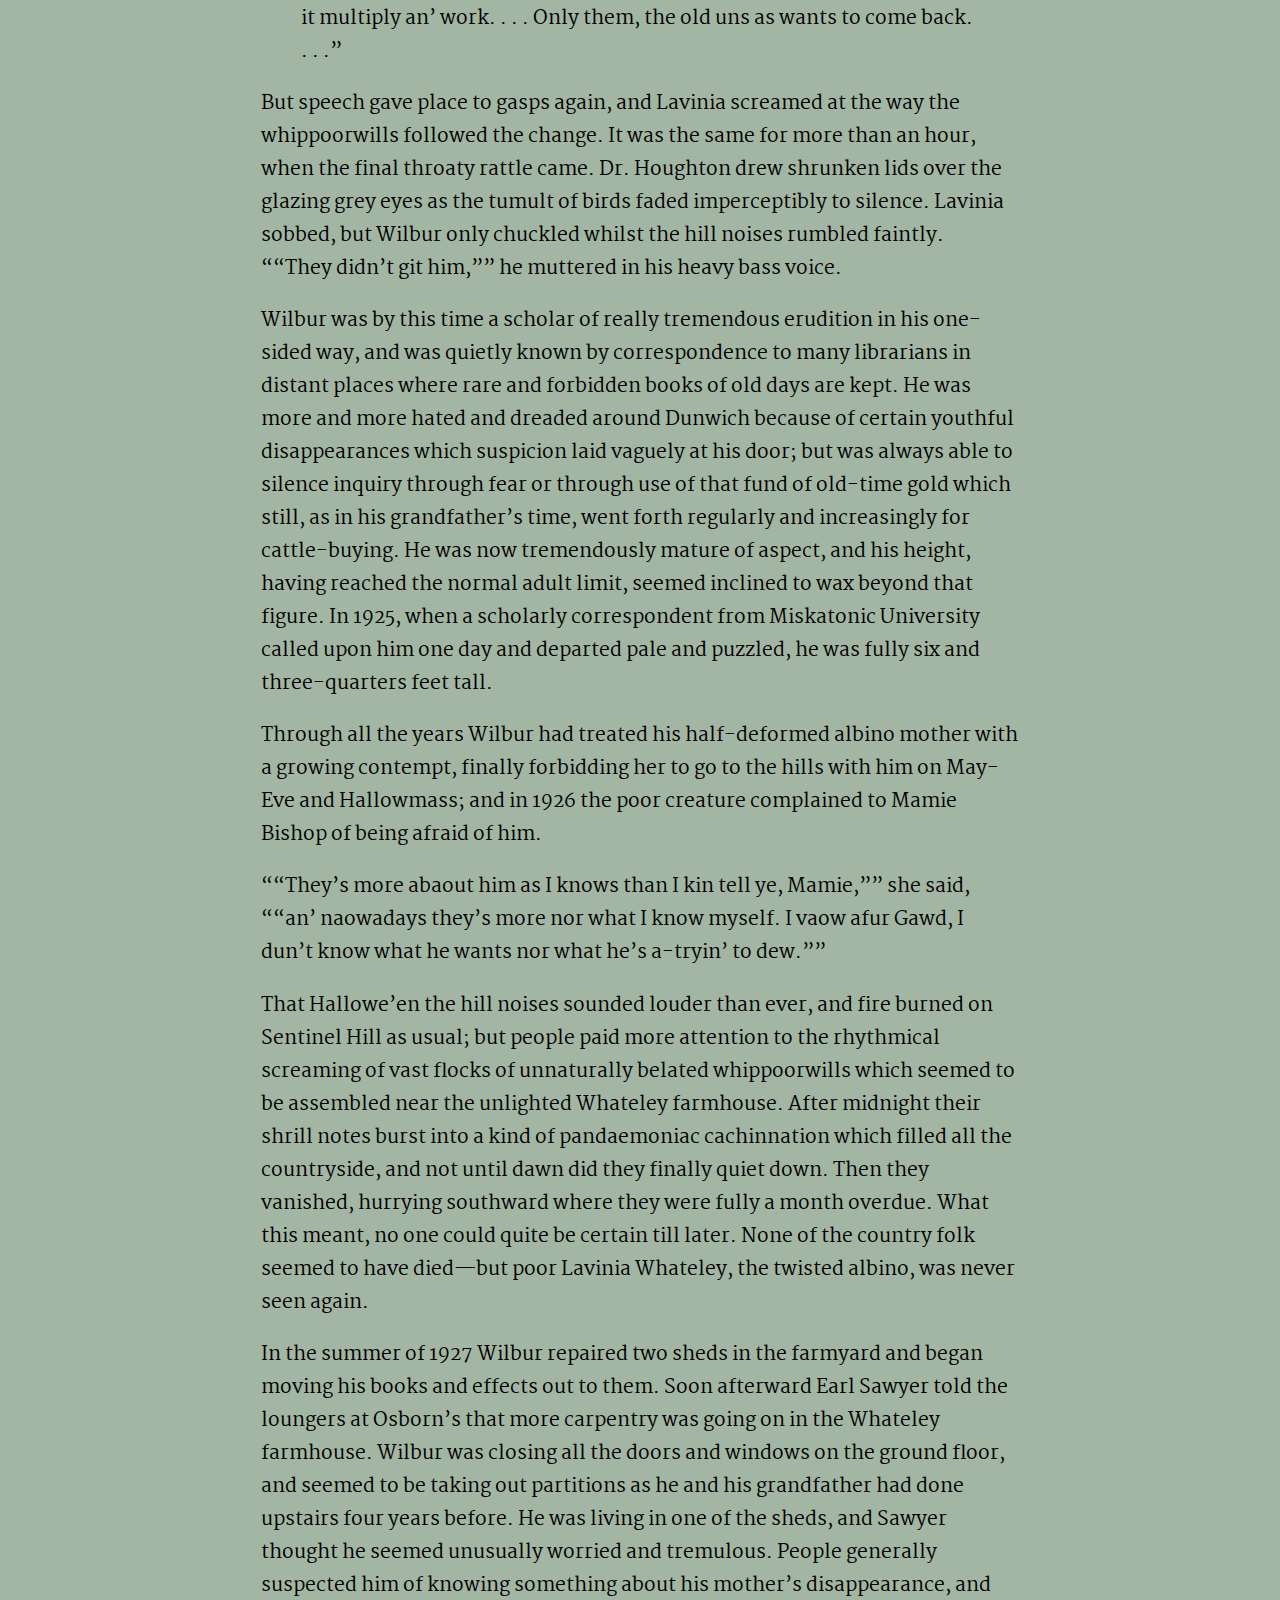
<file: docs/index.html>
<!DOCTYPE html>
<html lang="en">
<head>
	<meta name="viewport" content="width=device-width, initial-scale=1.0">
	<meta charset="UTF-8">
	<title>The Dunwich Horror by H.P. Lovecraft</title>
    <link rel="stylesheet" href="css/main.css">
    <link href="https://fonts.googleapis.com/css?family=Fira+Sans+Extra+Condensed|Hind+Madurai|Martel&display=swap" rel="stylesheet">
</head>
<body>
	<main>
        <nav>
            <!-- ul>li#chapter-$*10 -->
            <ul>
                <li><a href="#chapter-1">chapter-1</a></li>
                <li><a href="#chapter-2">chapter-2</a></li>
                <li><a href="#chapter-3">chapter-3</a></li>
                <li><a href="#chapter-4">chapter-4</a></li>
                <li><a href="#chapter-5">chapter-5</a></li>
                <li><a href="#chapter-6">chapter-6</a></li>
                <li><a href="#chapter-7">chapter-7</a></li>
                <li><a href="#chapter-8">chapter-8</a></li>
                <li><a href="#chapter-9">chapter-9</a></li>
                <li><a href="#chapter-10">chapter-10</a></li>
            </ul>
        </nav>
        <section>
            <header>
                <h1>The Dunwich Horror</h1>
                <h2>By H. P. Lovecraft</h2>
            </header>
            
            <blockquote cite="http://www.hplovecraft.com/writings/texts/fiction/dh.aspx">
                <p>
                    “Gorgons, and Hydras, and Chimaeras—dire stories of Celaeno and the Harpies—may reproduce themselves in the brain of superstition—but they were there before. They are transcripts, types—the archetypes are in us, and eternal. How else should the recital of that which we know in a waking sense to be false come to affect us at all? Is it that we naturally conceive terror from such objects, considered in their capacity of being able to inflict upon us bodily injury? O, least of all! These terrors are of older standing. They date beyond body—or without the body, they would have been the same. . . . That the kind of fear here treated is purely spiritual—that it is strong in proportion as it is objectless on earth, that it predominates in the period of our sinless infancy—are difficulties the solution of which might afford some probable insight into our ante-mundane condition, and a peep at least into the shadowland of pre-existence.”
                </p>
                <footer>
                    -Charles Lamb,
                    <cite>
                        “Witches and Other Night-Fears”
                    </cite>
                </footer>
            </blockquote>
        </section>
        <section class="chapter" id="chapter-1">
            <h2>I</h2>
            <p>
                When a traveller in north central Massachusetts takes the wrong fork at the junction of the Aylesbury pike just beyond Dean’s Corners he comes upon a lonely and curious country. The ground gets higher, and the brier-bordered stone walls press closer and closer against the ruts of the dusty, curving road. The trees of the frequent forest belts seem too large, and the wild weeds, brambles, and grasses attain a luxuriance not often found in settled regions. At the same time the planted fields appear singularly few and barren; while the sparsely scattered houses wear a surprisingly uniform aspect of age, squalor, and dilapidation. Without knowing why, one hesitates to ask directions from the gnarled, solitary figures spied now and then on crumbling doorsteps or on the sloping, rock-strown meadows. Those figures are so silent and furtive that one feels somehow confronted by forbidden things, with which it would be better to have nothing to do. When a rise in the road brings the mountains in view above the deep woods, the feeling of strange uneasiness is increased. The summits are too rounded and symmetrical to give a sense of comfort and naturalness, and sometimes the sky silhouettes with especial clearness the queer circles of tall stone pillars with which most of them are crowned.
            </p>
            <p>
                Gorges and ravines of problematical depth intersect the way, and the crude wooden bridges always seem of dubious safety. When the road dips again there are stretches of marshland that one instinctively dislikes, and indeed almost fears at evening when unseen whippoorwills chatter and the fireflies come out in abnormal profusion to dance to the raucous, creepily insistent rhythms of stridently piping bull-frogs. The thin, shining line of the Miskatonic’s upper reaches has an oddly serpent-like suggestion as it winds close to the feet of the domed hills among which it rises. 
            </p>
            <p>
                As the hills draw nearer, one heeds their wooded sides more than their stone-crowned tops. Those sides loom up so darkly and precipitously that one wishes they would keep their distance, but there is no road by which to escape them. Across a covered bridge one sees a small village huddled between the stream and the vertical slope of Round Mountain, and wonders at the cluster of rotting gambrel roofs bespeaking an earlier architectural period than that of the neighbouring region. It is not reassuring to see, on a closer glance, that most of the houses are deserted and falling to ruin, and that the broken-steepled church now harbours the one slovenly mercantile establishment of the hamlet. One dreads to trust the tenebrous tunnel of the bridge, yet there is no way to avoid it. Once across, it is hard to prevent the impression of a faint, malign odour about the village street, as of the massed mould and decay of centuries. It is always a relief to get clear of the place, and to follow the narrow road around the base of the hills and across the level country beyond till it rejoins the Aylesbury pike. Afterward one sometimes learns that one has been through Dunwich.
            </p>
            <p>
                Outsiders visit Dunwich as seldom as possible, and since a certain season of horror all the signboards pointing toward it have been taken down. The scenery, judged by any ordinary aesthetic canon, is more than commonly beautiful; yet there is no influx of artists or summer tourists. Two centuries ago, when talk of witch-blood, Satan-worship, and strange forest presences was not laughed at, it was the custom to give reasons for avoiding the locality. In our sensible age—since the Dunwich horror of 1928 was hushed up by those who had the town’s and the world’s welfare at heart—people shun it without knowing exactly why. Perhaps one reason—though it cannot apply to uninformed strangers—is that the natives are now repellently decadent, having gone far along that path of retrogression so common in many New England backwaters. They have come to form a race by themselves, with the well-defined mental and physical stigmata of degeneracy and inbreeding. The average of their intelligence is woefully low, whilst their annals reek of overt viciousness and of half-hidden murders, incests, and deeds of almost unnamable violence and perversity. The old gentry, representing the two or three armigerous families which came from Salem in 1692, have kept somewhat above the general level of decay; though many branches are sunk into the sordid populace so deeply that only their names remain as a key to the origin they disgrace. Some of the Whateleys and Bishops still send their eldest sons to Harvard and Miskatonic, though those sons seldom return to the mouldering gambrel roofs under which they and their ancestors were born.
            </p>
            <p>
                No one, even those who have the facts concerning the recent horror, can say just what is the matter with Dunwich; though old legends speak of unhallowed rites and conclaves of the Indians, amidst which they called forbidden shapes of shadow out of the great rounded hills, and made wild orgiastic prayers that were answered by loud crackings and rumblings from the ground below. In 1747 the Reverend Abijah Hoadley, newly come to the Congregational Church at Dunwich Village, preached a memorable sermon on the close presence of Satan and his imps; in which he said:
            </p>
            <blockquote>
                <p>
                    “It must be allow’d, that these Blasphemies of an infernall Train of Daemons are Matters of too common Knowledge to be deny’d; the cursed Voices of Azazel and Buzrael, of Beelzebub and Belial, being heard now from under Ground by above a Score of credible Witnesses now living. I my self did not more than a Fortnight ago catch a very plain Discourse of evill Powers in the Hill behind my House; wherein there were a Rattling and Rolling, Groaning, Screeching, and Hissing, such as no Things of this Earth cou’d raise up, and which must needs have come from those Caves that only black Magick can discover, and only the Divell unlock.”
                </p>
            </blockquote>
            <p>
                Mr. Hoadley disappeared soon after delivering this sermon; but the text, printed in Springfield, is still extant. Noises in the hills continued to be reported from year to year, and still form a puzzle to geologists and physiographers.
            </p>
            <p>
                Other traditions tell of foul odours near the hill-crowning circles of stone pillars, and of rushing airy presences to be heard faintly at certain hours from stated points at the bottom of the great ravines; while still others try to explain the Devil’s Hop Yard—a bleak, blasted hillside where no tree, shrub, or grass-blade will grow. Then too, the natives are mortally afraid of the numerous whippoorwills which grow vocal on warm nights. It is vowed that the birds are psychopomps lying in wait for the souls of the dying, and that they time their eerie cries in unison with the sufferer’s struggling breath. If they can catch the fleeing soul when it leaves the body, they instantly flutter away chittering in daemoniac laughter; but if they fail, they subside gradually into a disappointed silence.
            </p>
            <p>
                These tales, of course, are obsolete and ridiculous; because they come down from very old times. Dunwich is indeed ridiculously old—older by far than any of the communities within thirty miles of it. South of the village one may still spy the cellar walls and chimney of the ancient Bishop house, which was built before 1700; whilst the ruins of the mill at the falls, built in 1806, form the most modern piece of architecture to be seen. Industry did not flourish here, and the nineteenth-century factory movement proved short-lived. Oldest of all are the great rings of rough-hewn stone columns on the hill-tops, but these are more generally attributed to the Indians than to the settlers. Deposits of skulls and bones, found within these circles and around the sizeable table-like rock on Sentinel Hill, sustain the popular belief that such spots were once the burial-places of the Pocumtucks; even though many ethnologists, disregarding the absurd improbability of such a theory, persist in believing the remains Caucasian.
            </p>
        </section>
        <section class="chapter" id="chapter-2">
        	<h2>II</h2>	
            <p>
                It was in the township of Dunwich, in a large and partly inhabited farmhouse set against a hillside four miles from the village and a mile and a half from any other dwelling, that Wilbur Whateley was born at 5 A.M. on Sunday, the second of February, 1913. This date was recalled because it was Candlemas, which people in Dunwich curiously observe under another name; and because the noises in the hills had sounded, and all the dogs of the countryside had barked persistently, throughout the night before. Less worthy of notice was the fact that the mother was one of the decadent Whateleys, a somewhat deformed, unattractive albino woman of thirty-five, living with an aged and half-insane father about whom the most frightful tales of wizardry had been whispered in his youth. Lavinia Whateley had no known husband, but according to the custom of the region made no attempt to disavow the child; concerning the other side of whose ancestry the country folk might—and did—speculate as widely as they chose. On the contrary, she seemed strangely proud of the dark, goatish-looking infant who formed such a contrast to her own sickly and pink-eyed albinism, and was heard to mutter many curious prophecies about its unusual powers and tremendous future.
		        Lavinia was one who would be apt to mutter such things, for she was a lone creature given to wandering amidst thunderstorms in the hills and trying to read the great odorous books which her father had inherited through two centuries of Whateleys, and which were fast falling to pieces with age and worm-holes. She had never been to school, but was filled with disjointed scraps of ancient lore that Old Whateley had taught her. The remote farmhouse had always been feared because of Old Whateley’s reputation for black magic, and the unexplained death by violence of Mrs. Whateley when Lavinia was twelve years old had not helped to make the place popular. Isolated among strange influences, Lavinia was fond of wild and grandiose day-dreams and singular occupations; nor was her leisure much taken up by household cares in a home from which all standards of order and cleanliness had long since disappeared.
            </p>
            <p>
                There was a hideous screaming which echoed above even the hill noises and the dogs’ barking on the night Wilbur was born, but no known doctor or midwife presided at his coming. Neighbours knew nothing of him till a week afterward, when Old Whateley drove his sleigh through the snow into Dunwich Village and discoursed incoherently to the group of loungers at Osborn’s general store. There seemed to be a change in the old man—an added element of furtiveness in the clouded brain which subtly transformed him from an object to a subject of fear—though he was not one to be perturbed by any common family event. Amidst it all he shewed some trace of the pride later noticed in his daughter, and what he said of the child’s paternity was remembered by many of his hearers years afterward.
            </p>
            <blockquote>
                <p>
                    “I dun’t keer what folks think—ef Lavinny’s boy looked like his pa, he wouldn’t look like nothin’ ye expeck. Ye needn’t think the only folks is the folks hereabaouts. Lavinny’s read some, an’ has seed some things the most o’ ye only tell abaout. I calc’late her man is as good a husban’ as ye kin find this side of Aylesbury; an’ ef ye knowed as much abaout the hills as I dew, ye wouldn’t ast no better church weddin’ nor her’n. Let me tell ye suthin’—some day yew folks’ll hear a child o’ Lavinny’s a-callin’ its father’s name on the top o’ Sentinel Hill!”
                </p>            
            </blockquote>
            <p>
                The only persons who saw Wilbur during the first month of his life were old Zechariah Whateley, of the undecayed Whateleys, and Earl Sawyer’s common-law wife, Mamie Bishop. Mamie’s visit was frankly one of curiosity, and her subsequent tales did justice to her observations; but Zechariah came to lead a pair of Alderney cows which Old Whateley had bought of his son Curtis. This marked the beginning of a course of cattle-buying on the part of small Wilbur’s family which ended only in 1928, when the Dunwich horror came and went; yet at no time did the ramshackle Whateley barn seem overcrowded with livestock. There came a period when people were curious enough to steal up and count the herd that grazed precariously on the steep hillside above the old farmhouse, and they could never find more than ten or twelve anaemic, bloodless-looking specimens. Evidently some blight or distemper, perhaps sprung from the unwholesome pasturage or the diseased fungi and timbers of the filthy barn, caused a heavy mortality amongst the Whateley animals. Odd wounds or sores, having something of the aspect of incisions, seemed to afflict the visible cattle; and once or twice during the earlier months certain callers fancied they could discern similar sores about the throats of the grey, unshaven old man and his slatternly, crinkly-haired albino daughter.
            </p>
            <p>
                In the spring after Wilbur’s birth Lavinia resumed her customary rambles in the hills, bearing in her misproportioned arms the swarthy child. Public interest in the Whateleys subsided after most of the country folk had seen the baby, and no one bothered to comment on the swift development which that newcomer seemed every day to exhibit. Wilbur’s growth was indeed phenomenal, for within three months of his birth he had attained a size and muscular power not usually found in infants under a full year of age. His motions and even his vocal sounds shewed a restraint and deliberateness highly peculiar in an infant, and no one was really unprepared when, at seven months, he began to walk unassisted, with falterings which another month was sufficient to remove.
            </p>
            <p>
                It was somewhat after this time—on Hallowe’en—that a great blaze was seen at midnight on the top of Sentinel Hill where the old table-like stone stands amidst its tumulus of ancient bones. Considerable talk was started when Silas Bishop—of the undecayed Bishops—mentioned having seen the boy running sturdily up that hill ahead of his mother about an hour before the blaze was remarked. Silas was rounding up a stray heifer, but he nearly forgot his mission when he fleetingly spied the two figures in the dim light of his lantern. They darted almost noiselessly through the underbrush, and the astonished watcher seemed to think they were entirely unclothed. Afterward he could not be sure about the boy, who may have had some kind of a fringed belt and a pair of dark trunks or trousers on. Wilbur was never subsequently seen alive and conscious without complete and tightly buttoned attire, the disarrangement or threatened disarrangement of which always seemed to fill him with anger and alarm. His contrast with his squalid mother and grandfather in this respect was thought very notable until the horror of 1928 suggested the most valid of reasons.
            </p>
            <p>
                The next January gossips were mildly interested in the fact that <q>“Lavinny’s black brat”</q> had commenced to talk, and at the age of only eleven months. His speech was somewhat remarkable both because of its difference from the ordinary accents of the region, and because it displayed a freedom from infantile lisping of which many children of three or four might well be proud. The boy was not talkative, yet when he spoke he seemed to reflect some elusive element wholly unpossessed by Dunwich and its denizens. The strangeness did not reside in what he said, or even in the simple idioms he used; but seemed vaguely linked with his intonation or with the internal organs that produced the spoken sounds. His facial aspect, too, was remarkable for its maturity; for though he shared his mother’s and grandfather’s chinlessness, his firm and precociously shaped nose united with the expression of his large, dark, almost Latin eyes to give him an air of quasi-adulthood and well-nigh preternatural intelligence. He was, however, exceedingly ugly despite his appearance of brilliancy; there being something almost goatish or animalistic about his thick lips, large-pored, yellowish skin, coarse crinkly hair, and oddly elongated ears. He was soon disliked even more decidedly than his mother and grandsire, and all conjectures about him were spiced with references to the bygone magic of Old Whateley, and how the hills once shook when he shrieked the dreadful name of Yog-Sothoth in the midst of a circle of stones with a great book open in his arms before him. Dogs abhorred the boy, and he was always obliged to take various defensive measures against their barking menace.
            </p>
        </section>
        <section class="chapter" id="chapter-3">
	        <h2>III</h2>
            <p>
                Meanwhile Old Whateley continued to buy cattle without measurably increasing the size of his herd. He also cut timber and began to repair the unused parts of his house—a spacious, peaked-roofed affair whose rear end was buried entirely in the rocky hillside, and whose three least-ruined ground-floor rooms had always been sufficient for himself and his daughter. There must have been prodigious reserves of strength in the old man to enable him to accomplish so much hard labour; and though he still babbled dementedly at times, his carpentry seemed to shew the effects of sound calculation. It had already begun as soon as Wilbur was born, when one of the many tool-sheds had been put suddenly in order, clapboarded, and fitted with a stout fresh lock. Now, in restoring the abandoned upper story of the house, he was a no less thorough craftsman. His mania shewed itself only in his tight boarding-up of all the windows in the reclaimed section—though many declared that it was a crazy thing to bother with the reclamation at all. Less inexplicable was his fitting up of another downstairs room for his new grandson—a room which several callers saw, though no one was ever admitted to the closely boarded upper story. This chamber he lined with tall, firm shelving; along which he began gradually to arrange, in apparently careful order, all the rotting ancient books and parts of books which during his own day had been heaped promiscuously in odd corners of the various rooms.
            </p>
            <p>        
                <q>“I made some use of ’em,”</q> he would say as he tried to mend a torn black-letter page with paste prepared on the rusty kitchen stove, <q>“but the boy’s fitten to make better use of ’em. He’d orter hev ’em as well sot as he kin, for they’re goin’ to be all of his larnin’.”</q>
            </p>
            <p>
                When Wilbur was a year and seven months old—in September of 1914—his size and accomplishments were almost alarming. He had grown as large as a child of four, and was a fluent and incredibly intelligent talker. He ran freely about the fields and hills, and accompanied his mother on all her wanderings. At home he would pore diligently over the queer pictures and charts in his grandfather’s books, while Old Whateley would instruct and catechise him through long, hushed afternoons. By this time the restoration of the house was finished, and those who watched it wondered why one of the upper windows had been made into a solid plank door. It was a window in the rear of the east gable end, close against the hill; and no one could imagine why a cleated wooden runway was built up to it from the ground. About the period of this work’s completion people noticed that the old tool-house, tightly locked and windowlessly clapboarded since Wilbur’s birth, had been abandoned again. The door swung listlessly open, and when Earl Sawyer once stepped within after a cattle-selling call on Old Whateley he was quite discomposed by the singular odour he encountered—such a stench, he averred, as he had never before smelt in all his life except near the Indian circles on the hills, and which could not come from anything sane or of this earth. But then, the homes and sheds of Dunwich folk have never been remarkable for olfactory immaculateness.
            </p>
            <p>
                The following months were void of visible events, save that everyone swore to a slow but steady increase in the mysterious hill noises. On May-Eve of 1915 there were tremors which even the Aylesbury people felt, whilst the following Hallowe’en produced an underground rumbling queerly synchronised with bursts of flame—<q>“them witch Whateleys’ doin’s”</q>—from the summit of Sentinel Hill. Wilbur was growing up uncannily, so that he looked like a boy of ten as he entered his fourth year. He read avidly by himself now; but talked much less than formerly. A settled taciturnity was absorbing him, and for the first time people began to speak specifically of the dawning look of evil in his goatish face. He would sometimes mutter an unfamiliar jargon, and chant in bizarre rhythms which chilled the listener with a sense of unexplainable terror. The aversion displayed toward him by dogs had now become a matter of wide remark, and he was obliged to carry a pistol in order to traverse the countryside in safety. His occasional use of the weapon did not enhance his popularity amongst the owners of canine guardians.
            </p>
            <p>
                The few callers at the house would often find Lavinia alone on the ground floor, while odd cries and footsteps resounded in the boarded-up second story. She would never tell what her father and the boy were doing up there, though once she turned pale and displayed an abnormal degree of fear when a jocose fish-peddler tried the locked door leading to the stairway. That peddler told the store loungers at Dunwich Village that he thought he heard a horse stamping on that floor above. The loungers reflected, thinking of the door and runway, and of the cattle that so swiftly disappeared. Then they shuddered as they recalled tales of Old Whateley’s youth, and of the strange things that are called out of the earth when a bullock is sacrificed at the proper time to certain heathen gods. It had for some time been noticed that dogs had begun to hate and fear the whole Whateley place as violently as they hated and feared young Wilbur personally.
            </p>
            <p>
                In 1917 the war came, and Squire Sawyer Whateley, as chairman of the local draft board, had hard work finding a quota of young Dunwich men fit even to be sent to a development camp. The government, alarmed at such signs of wholesale regional decadence, sent several officers and medical experts to investigate; conducting a survey which New England newspaper readers may still recall. It was the publicity attending this investigation which set reporters on the track of the Whateleys, and caused the Boston Globe and Arkham Advertiser to print flamboyant Sunday stories of young Wilbur’s precociousness, Old Whateley’s black magic, the shelves of strange books, the sealed second story of the ancient farmhouse, and the weirdness of the whole region and its hill noises. Wilbur was four and a half then, and looked like a lad of fifteen. His lips and cheeks were fuzzy with a coarse dark down, and his voice had begun to break.
            </p>
            <p>
                Earl Sawyer went out to the Whateley place with both sets of reporters and camera men, and called their attention to the queer stench which now seemed to trickle down from the sealed upper spaces. It was, he said, exactly like a smell he had found in the tool-shed abandoned when the house was finally repaired; and like the faint odours which he sometimes thought he caught near the stone circles on the mountains. Dunwich folk read the stories when they appeared, and grinned over the obvious mistakes. They wondered, too, why the writers made so much of the fact that Old Whateley always paid for his cattle in gold pieces of extremely ancient date. The Whateleys had received their visitors with ill-concealed distaste, though they did not dare court further publicity by a violent resistance or refusal to talk.
            </p>
        </section>
        <section class="chapter" id="chapter-4">
            <h2>IV</h2>
            <p>
                For a decade the annals of the Whateleys sink indistinguishably into the general life of a morbid community used to their queer ways and hardened to their May-Eve and All-Hallows orgies. Twice a year they would light fires on the top of Sentinel Hill, at which times the mountain rumblings would recur with greater and greater violence; while at all seasons there were strange and portentous doings at the lonely farmhouse. In the course of time callers professed to hear sounds in the sealed upper story even when all the family were downstairs, and they wondered how swiftly or how lingeringly a cow or bullock was usually sacrificed. There was talk of a complaint to the Society for the Prevention of Cruelty to Animals; but nothing ever came of it, since Dunwich folk are never anxious to call the outside world’s attention to themselves.
            </p>
            <p>
                About 1923, when Wilbur was a boy of ten whose mind, voice, stature, and bearded face gave all the impressions of maturity, a second great siege of carpentry went on at the old house. It was all inside the sealed upper part, and from bits of discarded lumber people concluded that the youth and his grandfather had knocked out all the partitions and even removed the attic floor, leaving only one vast open void between the ground story and the peaked roof. They had torn down the great central chimney, too, and fitted the rusty range with a flimsy outside tin stovepipe.
            </p>
            <p>
                In the spring after this event Old Whateley noticed the growing number of whippoorwills that would come out of Cold Spring Glen to chirp under his window at night. He seemed to regard the circumstance as one of great significance, and told the loungers at Osborn’s that he thought his time had almost come.
            </p>
            <p>
                <q>“They whistle jest in tune with my breathin’ naow,”</q> he said, <q>“an’ I guess they’re gittin’ ready to ketch my soul. They know it’s a-goin’ aout, an’ dun’t calc’late to miss it. Yew’ll know, boys, arter I’m gone, whether they git me er not. Ef they dew, they’ll keep up a-singin’ an’ laffin’ till break o’ day. Ef they dun’t they’ll kinder quiet daown like. I expeck them an’ the souls they hunts fer hev some pretty tough tussles sometimes.”</q>
            </p>
            <p>
                On Lammas Night, 1924, Dr. Houghton of Aylesbury was hastily summoned by Wilbur Whateley, who had lashed his one remaining horse through the darkness and telephoned from Osborn’s in the village. He found Old Whateley in a very grave state, with a cardiac action and stertorous breathing that told of an end not far off. The shapeless albino daughter and oddly bearded grandson stood by the bedside, whilst from the vacant abyss overhead there came a disquieting suggestion of rhythmical surging or lapping, as of the waves on some level beach. The doctor, though, was chiefly disturbed by the chattering night birds outside; a seemingly limitless legion of whippoorwills that cried their endless message in repetitions timed diabolically to the wheezing gasps of the dying man. It was uncanny and unnatural—too much, thought Dr. Houghton, like the whole of the region he had entered so reluctantly in response to the urgent call.
            </p>
            <p>
                Toward one o’clock Old Whateley gained consciousness, and interrupted his wheezing to choke out a few words to his grandson.
            </p>
            <blockquote>
                <p>
                    “More space, Willy, more space soon. Yew grows—an’ that grows faster. It’ll be ready to sarve ye soon, boy. Open up the gates to Yog-Sothoth with the long chant that ye’ll find on page 751 of the complete edition, an’ then put a match to the prison. Fire from airth can’t burn it nohaow.”
                </p>            
            </blockquote>
            <p>
                He was obviously quite mad. After a pause, during which the flock of whippoorwills outside adjusted their cries to the altered tempo while some indications of the strange hill noises came from afar off, he added another sentence or two.
            </p>
            <blockquote>
                <p>
                    “Feed it reg’lar, Willy, an’ mind the quantity; but dun’t let it grow too fast fer the place, fer ef it busts quarters or gits aout afore ye opens to Yog-Sothoth, it’s all over an’ no use. Only them from beyont kin make it multiply an’ work. . . . Only them, the old uns as wants to come back. . . .”
                </p>            
            </blockquote>
            <p>
                But speech gave place to gasps again, and Lavinia screamed at the way the whippoorwills followed the change. It was the same for more than an hour, when the final throaty rattle came. Dr. Houghton drew shrunken lids over the glazing grey eyes as the tumult of birds faded imperceptibly to silence. Lavinia sobbed, but Wilbur only chuckled whilst the hill noises rumbled faintly.
                <br>
                <q>“They didn’t git him,”</q> he muttered in his heavy bass voice.
            </p>
            <p>
                Wilbur was by this time a scholar of really tremendous erudition in his one-sided way, and was quietly known by correspondence to many librarians in distant places where rare and forbidden books of old days are kept. He was more and more hated and dreaded around Dunwich because of certain youthful disappearances which suspicion laid vaguely at his door; but was always able to silence inquiry through fear or through use of that fund of old-time gold which still, as in his grandfather’s time, went forth regularly and increasingly for cattle-buying. He was now tremendously mature of aspect, and his height, having reached the normal adult limit, seemed inclined to wax beyond that figure. In 1925, when a scholarly correspondent from Miskatonic University called upon him one day and departed pale and puzzled, he was fully six and three-quarters feet tall.
            </p>
            <p>
                Through all the years Wilbur had treated his half-deformed albino mother with a growing contempt, finally forbidding her to go to the hills with him on May-Eve and Hallowmass; and in 1926 the poor creature complained to Mamie Bishop of being afraid of him.
            </p>
            <p>
                <q>“They’s more abaout him as I knows than I kin tell ye, Mamie,”</q> she said, <q>“an’ naowadays they’s more nor what I know myself. I vaow afur Gawd, I dun’t know what he wants nor what he’s a-tryin’ to dew.”</q>
            </p>
            <p>
                That Hallowe’en the hill noises sounded louder than ever, and fire burned on Sentinel Hill as usual; but people paid more attention to the rhythmical screaming of vast flocks of unnaturally belated whippoorwills which seemed to be assembled near the unlighted Whateley farmhouse. After midnight their shrill notes burst into a kind of pandaemoniac cachinnation which filled all the countryside, and not until dawn did they finally quiet down. Then they vanished, hurrying southward where they were fully a month overdue. What this meant, no one could quite be certain till later. None of the country folk seemed to have died—but poor Lavinia Whateley, the twisted albino, was never seen again.
            </p>
            <p>
                In the summer of 1927 Wilbur repaired two sheds in the farmyard and began moving his books and effects out to them. Soon afterward Earl Sawyer told the loungers at Osborn’s that more carpentry was going on in the Whateley farmhouse. Wilbur was closing all the doors and windows on the ground floor, and seemed to be taking out partitions as he and his grandfather had done upstairs four years before. He was living in one of the sheds, and Sawyer thought he seemed unusually worried and tremulous. People generally suspected him of knowing something about his mother’s disappearance, and very few ever approached his neighbourhood now. His height had increased to more than seven feet, and shewed no signs of ceasing its development.
            </p>
        </section>
        <section class="chapter" id="chapter-5">
            <h2>V</h2>
            <p>
                The following winter brought an event no less strange than Wilbur’s first trip outside the Dunwich region. Correspondence with the Widener Library at Harvard, the Bibliothèque Nationale in Paris, the British Museum, the University of Buenos Ayres, and the Library of Miskatonic University of Arkham had failed to get him the loan of a book he desperately wanted; so at length he set out in person, shabby, dirty, bearded, and uncouth of dialect, to consult the copy at Miskatonic, which was the nearest to him geographically. Almost eight feet tall, and carrying a cheap new valise from Osborn’s general store, this dark and goatish gargoyle appeared one day in Arkham in quest of the dreaded volume kept under lock and key at the college library—the hideous Necronomicon of the mad Arab Abdul Alhazred in Olaus Wormius’ Latin version, as printed in Spain in the seventeenth century. He had never seen a city before, but had no thought save to find his way to the university grounds; where, indeed, he passed heedlessly by the great white-fanged watchdog that barked with unnatural fury and enmity, and tugged frantically at its stout chain.
            </p>
            <p>
                Wilbur had with him the priceless but imperfect copy of Dr. Dee’s English version which his grandfather had bequeathed him, and upon receiving access to the Latin copy he at once began to collate the two texts with the aim of discovering a certain passage which would have come on the 751st page of his own defective volume. This much he could not civilly refrain from telling the librarian—the same erudite Henry Armitage (A.M. Miskatonic, Ph. D. Princeton, Litt. D. Johns Hopkins) who had once called at the farm, and who now politely plied him with questions. He was looking, he had to admit, for a kind of formula or incantation containing the frightful name Yog-Sothoth, and it puzzled him to find discrepancies, duplications, and ambiguities which made the matter of determination far from easy. As he copied the formula he finally chose, Dr. Armitage looked involuntarily over his shoulder at the open pages; the left-hand one of which, in the Latin version, contained such monstrous threats to the peace and sanity of the world.
            </p>
            <p>
                <q>“Nor is it to be thought,”</q> ran the text as Armitage mentally translated it, <q>“that man is either the oldest or the last of earth’s masters, or that the common bulk of life and substance walks alone. The Old Ones were, the Old Ones are, and the Old Ones shall be. Not in the spaces we know, but between them, They walk serene and primal, undimensioned and to us unseen. Yog-Sothoth knows the gate. Yog-Sothoth is the gate. Yog-Sothoth is the key and guardian of the gate. Past, present, future, all are one in Yog-Sothoth. He knows where the Old Ones broke through of old, and where They shall break through again. He knows where They have trod earth’s fields, and where They still tread them, and why no one can behold Them as They tread. By Their smell can men sometimes know Them near, but of Their semblance can no man know, saving only in the features of those They have begotten on mankind; and of those are there many sorts, differing in likeness from man’s truest eidolon to that shape without sight or substance which is Them. They walk unseen and foul in lonely places where the Words have been spoken and the Rites howled through at their Seasons. The wind gibbers with Their voices, and the earth mutters with Their consciousness. They bend the forest and crush the city, yet may not forest or city behold the hand that smites. Kadath in the cold waste hath known Them, and what man knows Kadath? The ice desert of the South and the sunken isles of Ocean hold stones whereon Their seal is engraven, but who hath seen the deep frozen city or the sealed tower long garlanded with seaweed and barnacles? Great Cthulhu is Their cousin, yet can he spy Them only dimly. Iä! Shub-Niggurath! As a foulness shall ye know Them. Their hand is at your throats, yet ye see Them not; and Their habitation is even one with your guarded threshold. Yog-Sothoth is the key to the gate, whereby the spheres meet. Man rules now where They ruled once; They shall soon rule where man rules now. After summer is winter, and after winter summer. They wait patient and potent, for here shall They reign again.”</q>
            </p>            
            <p>
                Dr. Armitage, associating what he was reading with what he had heard of Dunwich and its brooding presences, and of Wilbur Whateley and his dim, hideous aura that stretched from a dubious birth to a cloud of probable matricide, felt a wave of fright as tangible as a draught of the tomb’s cold clamminess. The bent, goatish giant before him seemed like the spawn of another planet or dimension; like something only partly of mankind, and linked to black gulfs of essence and entity that stretch like titan phantasms beyond all spheres of force and matter, space and time. Presently Wilbur raised his head and began speaking in that strange, resonant fashion which hinted at sound-producing organs unlike the run of mankind’s.
            </p>
            <p>
                <q>“Mr. Armitage,”</q> he said, <q>“I calc’late I’ve got to take that book home. They’s things in it I’ve got to try under sarten conditions that I can’t git here, an’ it ’ud be a mortal sin to let a red-tape rule hold me up. Let me take it along, Sir, an’ I’ll swar they wun’t nobody know the difference. I dun’t need to tell ye I’ll take good keer of it. It wa’n’t me that put this Dee copy in the shape it is. . . .”</q>
            </p>
            <p>
                He stopped as he saw firm denial on the librarian’s face, and his own goatish features grew crafty. Armitage, half-ready to tell him he might make a copy of what parts he needed, thought suddenly of the possible consequences and checked himself. There was too much responsiblity in giving such a being the key to such blasphemous outer spheres. Whateley saw how things stood, and tried to answer lightly.
            </p>
            <p>
                <q>“Wal, all right, ef ye feel that way abaout it. Maybe Harvard wun’t be so fussy as yew be.”</q> And without saying more he rose and strode out of the building, stooping at each doorway.
            </p>
            <p>
                Armitage heard the savage yelping of the great watchdog, and studied Whateley’s gorilla-like lope as he crossed the bit of campus visible from the window. He thought of the wild tales he had heard, and recalled the old Sunday stories in the Advertiser; these things, and the lore he had picked up from Dunwich rustics and villagers during his one visit there. Unseen things not of earth—or at least not of tri-dimensional earth—rushed foetid and horrible through New England’s glens, and brooded obscenely on the mountain-tops. Of this he had long felt certain. Now he seemed to sense the close presence of some terrible part of the intruding horror, and to glimpse a hellish advance in the black dominion of the ancient and once passive nightmare. He locked away the Necronomicon with a shudder of disgust, but the room still reeked with an unholy and unidentifiable stench. “As a foulness shall ye know them,” he quoted. Yes—the odour was the same as that which had sickened him at the Whateley farmhouse less than three years before. He thought of Wilbur, goatish and ominous, once again, and laughed mockingly at the village rumours of his parentage.
            </p>
            <p>
                <q>“Inbreeding?”</q> Armitage muttered half-aloud to himself. <q>“Great God, what simpletons! Shew them Arthur Machen’s Great God Pan and they’ll think it a common Dunwich scandal! But what thing—what cursed shapeless influence on or off this three-dimensioned earth—was Wilbur Whateley’s father? Born on Candlemas—nine months after May-Eve of 1912, when the talk about the queer earth noises reached clear to Arkham— What walked on the mountains that May-Night? What Roodmas horror fastened itself on the world in half-human flesh and blood?”</q>
            </p>
            <p>
                During the ensuing weeks Dr. Armitage set about to collect all possible data on Wilbur Whateley and the formless presences around Dunwich. He got in communication with Dr. Houghton of Aylesbury, who had attended Old Whateley in his last illness, and found much to ponder over in the grandfather’s last words as quoted by the physician. A visit to Dunwich Village failed to bring out much that was new; but a close survey of the Necronomicon, in those parts which Wilbur had sought so avidly, seemed to supply new and terrible clues to the nature, methods, and desires of the strange evil so vaguely threatening this planet. Talks with several students of archaic lore in Boston, and letters to many others elsewhere, gave him a growing amazement which passed slowly through varied degrees of alarm to a state of really acute spiritual fear. As the summer drew on he felt dimly that something ought to be done about the lurking terrors of the upper Miskatonic valley, and about the monstrous being known to the human world as Wilbur Whateley.
            </p>
        </section>
        <section class="chapter" id="chapter-6">
            <h2>VI</h2>
            <p>
                The Dunwich horror itself came between Lammas and the equinox in 1928, and Dr. Armitage was among those who witnessed its monstrous prologue. He had heard, meanwhile, of Whateley’s grotesque trip to Cambridge, and of his frantic efforts to borrow or copy from the Necronomicon at the Widener Library. Those efforts had been in vain, since Armitage had issued warnings of the keenest intensity to all librarians having charge of the dreaded volume. Wilbur had been shockingly nervous at Cambridge; anxious for the book, yet almost equally anxious to get home again, as if he feared the results of being away long.
            </p>
            <p>
                Early in August the half-expected outcome developed, and in the small hours of the 3d Dr. Armitage was awakened suddenly by the wild, fierce cries of the savage watchdog on the college campus. Deep and terrible, the snarling, half-mad growls and barks continued; always in mounting volume, but with hideously significant pauses. Then there rang out a scream from a wholly different throat—such a scream as roused half the sleepers of Arkham and haunted their dreams ever afterward—such a scream as could come from no being born of earth, or wholly of earth.
            </p>
            <p>
                Armitage, hastening into some clothing and rushing across the street and lawn to the college buildings, saw that others were ahead of him; and heard the echoes of a burglar-alarm still shrilling from the library. An open window shewed black and gaping in the moonlight. What had come had indeed completed its entrance; for the barking and the screaming, now fast fading into a mixed low growling and moaning, proceeded unmistakably from within. Some instinct warned Armitage that what was taking place was not a thing for unfortified eyes to see, so he brushed back the crowd with authority as he unlocked the vestibule door. Among the others he saw Professor Warren Rice and Dr. Francis Morgan, men to whom he had told some of his conjectures and misgivings; and these two he motioned to accompany him inside. The inward sounds, except for a watchful, droning whine from the dog, had by this time quite subsided; but Armitage now perceived with a sudden start that a loud chorus of whippoorwills among the shrubbery had commenced a damnably rhythmical piping, as if in unison with the last breaths of a dying man.
            </p>
            <p>
                The building was full of a frightful stench which Dr. Armitage knew too well, and the three men rushed across the hall to the small genealogical reading-room whence the low whining came. For a second nobody dared to turn on the light, then Armitage summoned up his courage and snapped the switch. One of the three—it is not certain which—shrieked aloud at what sprawled before them among disordered tables and overturned chairs. Professor Rice declares that he wholly lost consciousness for an instant, though he did not stumble or fall.
            </p>
            <p>
                The thing that lay half-bent on its side in a foetid pool of greenish-yellow ichor and tarry stickiness was almost nine feet tall, and the dog had torn off all the clothing and some of the skin. It was not quite dead, but twitched silently and spasmodically while its chest heaved in monstrous unison with the mad piping of the expectant whippoorwills outside. Bits of shoe-leather and fragments of apparel were scattered about the room, and just inside the window an empty canvas sack lay where it had evidently been thrown. Near the central desk a revolver had fallen, a dented but undischarged cartridge later explaining why it had not been fired. The thing itself, however, crowded out all other images at the time. It would be trite and not wholly accurate to say that no human pen could describe it, but one may properly say that it could not be vividly visualised by anyone whose ideas of aspect and contour are too closely bound up with the common life-forms of this planet and of the three known dimensions. It was partly human, beyond a doubt, with very man-like hands and head, and the goatish, chinless face had the stamp of the Whateleys upon it. But the torso and lower parts of the body were teratologically fabulous, so that only generous clothing could ever have enabled it to walk on earth unchallenged or uneradicated.
            </p>
            <p>
                Above the waist it was semi-anthropomorphic; though its chest, where the dog’s rending paws still rested watchfully, had the leathery, reticulated hide of a crocodile or alligator. The back was piebald with yellow and black, and dimly suggested the squamous covering of certain snakes. Below the waist, though, it was the worst; for here all human resemblance left off and sheer phantasy began. The skin was thickly covered with coarse black fur, and from the abdomen a score of long greenish-grey tentacles with red sucking mouths protruded limply. Their arrangement was odd, and seemed to follow the symmetries of some cosmic geometry unknown to earth or the solar system. On each of the hips, deep set in a kind of pinkish, ciliated orbit, was what seemed to be a rudimentary eye; whilst in lieu of a tail there depended a kind of trunk or feeler with purple annular markings, and with many evidences of being an undeveloped mouth or throat. The limbs, save for their black fur, roughly resembled the hind legs of prehistoric earth’s giant saurians; and terminated in ridgy-veined pads that were neither hooves nor claws. When the thing breathed, its tail and tentacles rhythmically changed colour, as if from some circulatory cause normal to the non-human side of its ancestry. In the tentacles this was observable as a deepening of the greenish tinge, whilst in the tail it was manifest as a yellowish appearance which alternated with a sickly greyish-white in the spaces between the purple rings. Of genuine blood there was none; only the foetid greenish-yellow ichor which trickled along the painted floor beyond the radius of the stickiness, and left a curious discolouration behind it.
            </p>
            <p>
                As the presence of the three men seemed to rouse the dying thing, it began to mumble without turning or raising its head. Dr. Armitage made no written record of its mouthings, but asserts confidently that nothing in English was uttered. At first the syllables defied all correlation with any speech of earth, but toward the last there came some disjointed fragments evidently taken from the Necronomicon, that monstrous blasphemy in quest of which the thing had perished. These fragments, as Armitage recalls them, ran something like <q>“N’gai, n’gha’ghaa, bugg-shoggog, y’hah; Yog-Sothoth, Yog-Sothoth. . . .”</q> They trailed off into nothingness as the whippoorwills shrieked in rhythmical crescendoes of unholy anticipation.
            </p>
            <p>
                Then came a halt in the gasping, and the dog raised its head in a long, lugubrious howl. A change came over the yellow, goatish face of the prostrate thing, and the great black eyes fell in appallingly. Outside the window the shrilling of the whippoorwills had suddenly ceased, and above the murmurs of the gathering crowd there came the sound of a panic-struck whirring and fluttering. Against the moon vast clouds of feathery watchers rose and raced from sight, frantic at that which they had sought for prey.
            </p>
            <p>
                All at once the dog started up abruptly, gave a frightened bark, and leaped nervously out of the window by which it had entered. A cry rose from the crowd, and Dr. Armitage shouted to the men outside that no one must be admitted till the police or medical examiner came. He was thankful that the windows were just too high to permit of peering in, and drew the dark curtains carefully down over each one. By this time two policemen had arrived; and Dr. Morgan, meeting them in the vestibule, was urging them for their own sakes to postpone entrance to the stench-filled reading-room till the examiner came and the prostrate thing could be covered up.
            </p>
            <p>
                Meanwhile frightful changes were taking place on the floor. One need not describe the kind and rate of shrinkage and disintegration that occurred before the eyes of Dr. Armitage and Professor Rice; but it is permissible to say that, aside from the external appearance of face and hands, the really human element in Wilbur Whateley must have been very small. When the medical examiner came, there was only a sticky whitish mass on the painted boards, and the monstrous odour had nearly disappeared. Apparently Whateley had had no skull or bony skeleton; at least, in any true or stable sense. He had taken somewhat after his unknown father.
            </p>
        </section>
        <section class="chapter" id="chapter-7">
            <h2>VII</h2>
            <p>
                Yet all this was only the prologue of the actual Dunwich horror. Formalities were gone through by bewildered officials, abnormal details were duly kept from press and public, and men were sent to Dunwich and Aylesbury to look up property and notify any who might be heirs of the late Wilbur Whateley. They found the countryside in great agitation, both because of the growing rumblings beneath the domed hills, and because of the unwonted stench and the surging, lapping sounds which came increasingly from the great empty shell formed by Whateley’s boarded-up farmhouse. Earl Sawyer, who tended the horse and cattle during Wilbur’s absence, had developed a woefully acute case of nerves. The officials devised excuses not to enter the noisome boarded place; and were glad to confine their survey of the deceased’s living quarters, the newly mended sheds, to a single visit. They filed a ponderous report at the court-house in Aylesbury, and litigations concerning heirship are said to be still in progress amongst the innumerable Whateleys, decayed and undecayed, of the upper Miskatonic valley.
            </p>
            <p>
                An almost interminable manuscript in strange characters, written in a huge ledger and adjudged a sort of diary because of the spacing and the variations in ink and penmanship, presented a baffling puzzle to those who found it on the old bureau which served as its owner’s desk. After a week of debate it was sent to Miskatonic University, together with the deceased’s collection of strange books, for study and possible translation; but even the best linguists soon saw that it was not likely to be unriddled with ease. No trace of the ancient gold with which Wilbur and Old Whateley always paid their debts has yet been discovered.
            </p>
            <p>
                It was in the dark of September 9th that the horror broke loose. The hill noises had been very pronounced during the evening, and dogs barked frantically all night. Early risers on the 10th noticed a peculiar stench in the air. About seven o’clock Luther Brown, the hired boy at George Corey’s, between Cold Spring Glen and the village, rushed frenziedly back from his morning trip to Ten-Acre Meadow with the cows. He was almost convulsed with fright as he stumbled into the kitchen; and in the yard outside the no less frightened herd were pawing and lowing pitifully, having followed the boy back in the panic they shared with him. Between gasps Luther tried to stammer out his tale to Mrs. Corey.
            </p>
            <blockquote>
                <p>
                    “Up thar in the rud beyont the glen, Mis’ Corey—they’s suthin’ ben thar! It smells like thunder, an’ all the bushes an’ little trees is pushed back from the rud like they’d a haouse ben moved along of it. An’ that ain’t the wust, nuther. They’s prints in the rud, Mis’ Corey—great raound prints as big as barrel-heads, all sunk daown deep like a elephant had ben along, only they’s a sight more nor four feet could make! I looked at one or two afore I run, an’ I see every one was covered with lines spreadin’ aout from one place, like as if big palm-leaf fans—twict or three times as big as any they is—hed of ben paounded daown into the rud. An’ the smell was awful, like what it is araound Wizard Whateley’s ol’ haouse. . . .”
                </p>
            </blockquote>
            <p>
                Here he faltered, and seemed to shiver afresh with the fright that had sent him flying home. Mrs. Corey, unable to extract more information, began telephoning the neighbours; thus starting on its rounds the overture of panic that heralded the major terrors. When she got Sally Sawyer, housekeeper at Seth Bishop’s, the nearest place to Whateley’s, it became her turn to listen instead of transmit; for Sally’s boy Chauncey, who slept poorly, had been up on the hill toward Whateley’s, and had dashed back in terror after one look at the place, and at the pasturage where Mr. Bishop’s cows had been left out all night.
            </p>
            <p>
                <q>“Yes, Mis’ Corey,”</q> came Sally’s tremulous voice over the party wire, “Cha’ncey he just come back a-postin’, and couldn’t haff talk fer bein’ scairt! He says Ol’ Whateley’s haouse is all blowed up, with the timbers scattered raound like they’d ben dynamite inside; only the bottom floor ain’t through, but is all covered with a kind o’ tar-like stuff that smells awful an’ drips daown offen the aidges onto the graoun’ whar the side timbers is blown away. An’ they’s awful kinder marks in the yard, tew—great raound marks bigger raound than a hogshead, an’ all sticky with stuff like is on the blowed-up haouse. Cha’ncey he says they leads off into the medders, whar a great swath wider’n a barn is matted daown, an’ all the stun walls tumbled every whichway wherever it goes.
            </p>
            <p>
                “An’ he says, says he, Mis’ Corey, as haow he sot to look fer Seth’s caows, frighted ez he was; an’ faound ’em in the upper pasture nigh the Devil’s Hop Yard in an awful shape. Haff on ’em’s clean gone, an’ nigh haff o’ them that’s left is sucked most dry o’ blood, with sores on ’em like they’s ben on Whateley’s cattle ever senct Lavinny’s black brat was born. Seth he’s gone aout naow to look at ’em, though I’ll vaow he wun’t keer ter git very nigh Wizard Whateley’s! Cha’ncey didn’t look keerful ter see whar the big matted-daown swath led arter it leff the pasturage, but he says he thinks it p’inted towards the glen rud to the village.
            </p>
            <p>
                “I tell ye, Mis’ Corey, they’s suthin’ abroad as hadn’t orter be abroad, an’ I for one think that black Wilbur Whateley, as come to the bad eend he desarved, is at the bottom of the breedin’ of it. He wa’n’t all human hisself, I allus says to everybody; an’ I think he an’ Ol’ Whateley must a raised suthin’ in that there nailed-up haouse as ain’t even so human as he was. They’s allus ben unseen things araound Dunwich—livin’ things—as ain’t human an’ ain’t good fer human folks.
            </p>
            <p>
                “The graoun’ was a-talkin’ lass night, an’ towards mornin’ Cha’ncey he heerd the whippoorwills so laoud in Col’ Spring Glen he couldn’t sleep nun. Then he thought he heerd another faint-like saound over towards Wizard Whateley’s—a kinder rippin’ or tearin’ o’ wood, like some big box er crate was bein’ opened fur off. What with this an’ that, he didn’t git to sleep at all till sunup, an’ no sooner was he up this mornin’, but he’s got to go over to Whateley’s an’ see what’s the matter. He see enough, I tell ye, Mis’ Corey! This dun’t mean no good, an’ I think as all the men-folks ought to git up a party an’ do suthin’. I know suthin’ awful’s abaout, an’ feel my time is nigh, though only Gawd knows jest what it is.
            </p>
            <blockquote>
                <p>
                    “Did your Luther take accaount o’ whar them big tracks led tew? No? Wal, Mis’ Corey, ef they was on the glen rud this side o’ the glen, an’ ain’t got to your haouse yet, I calc’late they must go into the glen itself. They would do that. I allus says Col’ Spring Glen ain’t no healthy nor decent place. The whippoorwills an’ fireflies there never did act like they was creaters o’ Gawd, an’ they’s them as says ye kin hear strange things a-rushin’ an’ a-talkin’ in the air daown thar ef ye stand in the right place, atween the rock falls an’ Bear’s Den.”
                </p>            
            </blockquote>
            <p>
                By that noon fully three-quarters of the men and boys of Dunwich were trooping over the roads and meadows between the new-made Whateley ruins and Cold Spring Glen, examining in horror the vast, monstrous prints, the maimed Bishop cattle, the strange, noisome wreck of the farmhouse, and the bruised, matted vegetation of the fields and roadsides. Whatever had burst loose upon the world had assuredly gone down into the great sinister ravine; for all the trees on the banks were bent and broken, and a great avenue had been gouged in the precipice-hanging underbrush. It was as though a house, launched by an avalanche, had slid down through the tangled growths of the almost vertical slope. From below no sound came, but only a distant, undefinable foetor; and it is not to be wondered at that the men preferred to stay on the edge and argue, rather than descend and beard the unknown Cyclopean horror in its lair. Three dogs that were with the party had barked furiously at first, but seemed cowed and reluctant when near the glen. Someone telephoned the news to the Aylesbury Transcript; but the editor, accustomed to wild tales from Dunwich, did no more than concoct a humorous paragraph about it; an item soon afterward reproduced by the Associated Press.
            </p>
            <p>
                That night everyone went home, and every house and barn was barricaded as stoutly as possible. Needless to say, no cattle were allowed to remain in open pasturage. About two in the morning a frightful stench and the savage barking of the dogs awakened the household at Elmer Frye’s, on the eastern edge of Cold Spring Glen, and all agreed that they could hear a sort of muffled swishing or lapping sound from somewhere outside. Mrs. Frye proposed telephoning the neighbours, and Elmer was about to agree when the noise of splintering wood burst in upon their deliberations. It came, apparently, from the barn; and was quickly followed by a hideous screaming and stamping amongst the cattle. The dogs slavered and crouched close to the feet of the fear-numbed family. Frye lit a lantern through force of habit, but knew it would be death to go out into that black farmyard. The children and the womenfolk whimpered, kept from screaming by some obscure, vestigial instinct of defence which told them their lives depended on silence. At last the noise of the cattle subsided to a pitiful moaning, and a great snapping, crashing, and crackling ensued. The Fryes, huddled together in the sitting-room, did not dare to move until the last echoes died away far down in Cold Spring Glen. Then, amidst the dismal moans from the stable and the daemoniac piping of late whippoorwills in the glen, Selina Frye tottered to the telephone and spread what news she could of the second phase of the horror.
            </p>
            <p>
                The next day all the countryside was in a panic; and cowed, uncommunicative groups came and went where the fiendish thing had occurred. Two titan swaths of destruction stretched from the glen to the Frye farmyard, monstrous prints covered the bare patches of ground, and one side of the old red barn had completely caved in. Of the cattle, only a quarter could be found and identified. Some of these were in curious fragments, and all that survived had to be shot. Earl Sawyer suggested that help be asked from Aylesbury or Arkham, but others maintained it would be of no use. Old Zebulon Whateley, of a branch that hovered about half way between soundness and decadence, made darkly wild suggestions about rites that ought to be practiced on the hill-tops. He came of a line where tradition ran strong, and his memories of chantings in the great stone circles were not altogether connected with Wilbur and his grandfather.
            </p>
            <p>
                Darkness fell upon a stricken countryside too passive to organise for real defence. In a few cases closely related families would band together and watch in the gloom under one roof; but in general there was only a repetition of the barricading of the night before, and a futile, ineffective gesture of loading muskets and setting pitchforks handily about. Nothing, however, occurred except some hill noises; and when the day came there were many who hoped that the new horror had gone as swiftly as it had come. There were even bold souls who proposed an offensive expedition down in the glen, though they did not venture to set an actual example to the still reluctant majority.
            </p>
            <p>
                When night came again the barricading was repeated, though there was less huddling together of families. In the morning both the Frye and the Seth Bishop households reported excitement among the dogs and vague sounds and stenches from afar, while early explorers noted with horror a fresh set of the monstrous tracks in the road skirting Sentinel Hill. As before, the sides of the road shewed a bruising indicative of the blasphemously stupendous bulk of the horror; whilst the conformation of the tracks seemed to argue a passage in two directions, as if the moving mountain had come from Cold Spring Glen and returned to it along the same path. At the base of the hill a thirty-foot swath of crushed shrubbery saplings led steeply upward, and the seekers gasped when they saw that even the most perpendicular places did not deflect the inexorable trail. Whatever the horror was, it could scale a sheer stony cliff of almost complete verticality; and as the investigators climbed around to the hill’s summit by safer routes they saw that the trail ended—or rather, reversed—there.
            </p>
            <p>
                It was here that the Whateleys used to build their hellish fires and chant their hellish rituals by the table-like stone on May-Eve and Hallowmass. Now that very stone formed the centre of a vast space thrashed around by the mountainous horror, whilst upon its slightly concave surface was a thick and foetid deposit of the same tarry stickiness observed on the floor of the ruined Whateley farmhouse when the horror escaped. Men looked at one another and muttered. Then they looked down the hill. Apparently the horror had descended by a route much the same as that of its ascent. To speculate was futile. Reason, logic, and normal ideas of motivation stood confounded. Only old Zebulon, who was not with the group, could have done justice to the situation or suggested a plausible explanation.
            </p>
            <p>
                Thursday night began much like the others, but it ended less happily. The whippoorwills in the glen had screamed with such unusual persistence that many could not sleep, and about 3 A.M. all the party telephones rang tremulously. Those who took down their receivers heard a fright-mad voice shriek out, <q>“Help, oh, my Gawd! . . .”</q> and some thought a crashing sound followed the breaking off of the exclamation. There was nothing more. No one dared do anything, and no one knew till morning whence the call came. Then those who had heard it called everyone on the line, and found that only the Fryes did not reply. The truth appeared an hour later, when a hastily assembled group of armed men trudged out to the Frye place at the head of the glen. It was horrible, yet hardly a surprise. There were more swaths and monstrous prints, but there was no longer any house. It had caved in like an egg-shell, and amongst the ruins nothing living or dead could be discovered. Only a stench and a tarry stickiness. The Elmer Fryes had been erased from Dunwich.
            </p>
        </section>
        <section class="chapter" id="chapter-8">
            <h2>VIII</h2>
            <p>
                In the meantime a quieter yet even more spiritually poignant phase of the horror had been blackly unwinding itself behind the closed door of a shelf-lined room in Arkham. The curious manuscript record or diary of Wilbur Whateley, delivered to Miskatonic University for translation, had caused much worry and bafflement among the experts in languages both ancient and modern; its very alphabet, notwithstanding a general resemblance to the heavily shaded Arabic used in Mesopotamia, being absolutely unknown to any available authority. The final conclusion of the linguists was that the text represented an artificial alphabet, giving the effect of a cipher; though none of the usual methods of cryptographic solution seemed to furnish any clue, even when applied on the basis of every tongue the writer might conceivably have used. The ancient books taken from Whateley’s quarters, while absorbingly interesting and in several cases promising to open up new and terrible lines of research among philosophers and men of science, were of no assistance whatever in this matter. One of them, a heavy tome with an iron clasp, was in another unknown alphabet—this one of a very different cast, and resembling Sanscrit more than anything else. The old ledger was at length given wholly into the charge of Dr. Armitage, both because of his peculiar interest in the Whateley matter, and because of his wide linguistic learning and skill in the mystical formulae of antiquity and the Middle Ages.
            </p>
            <p>
                Armitage had an idea that the alphabet might be something esoterically used by certain forbidden cults which have come down from old times, and which have inherited many forms and traditions from the wizards of the Saracenic world. That question, however, he did not deem vital; since it would be unnecessary to know the origin of the symbols if, as he suspected, they were used as a cipher in a modern language. It was his belief that, considering the great amount of text involved, the writer would scarcely have wished the trouble of using another speech than his own, save perhaps in certain special formulae and incantations. Accordingly he attacked the manuscript with the preliminary assumption that the bulk of it was in English.
            </p>
            <p>
                Dr. Armitage knew, from the repeated failures of his colleagues, that the riddle was a deep and complex one; and that no simple mode of solution could merit even a trial. All through late August he fortified himself with the massed lore of cryptography; drawing upon the fullest resources of his own library, and wading night after night amidst the arcana of Trithemius’ Poligraphia, Giambattista Porta’s De Furtivis Literarum Notis, De Vigenère’s Traité des Chiffres, Falconer’s Cryptomenysis Patefacta, Davys’ and Thicknesse’s eighteenth-century treatises, and such fairly modern authorities as Blair, von Marten, and Klüber’s Kryptographik. He interspersed his study of the books with attacks on the manuscript itself, and in time became convinced that he had to deal with one of those subtlest and most ingenious of cryptograms, in which many separate lists of corresponding letters are arranged like the multiplication table, and the message built up with arbitrary key-words known only to the initiated. The older authorities seemed rather more helpful than the newer ones, and Armitage concluded that the code of the manuscript was one of great antiquity, no doubt handed down through a long line of mystical experimenters. Several times he seemed near daylight, only to be set back by some unforeseen obstacle. Then, as September approached, the clouds began to clear. Certain letters, as used in certain parts of the manuscript, emerged definitely and unmistakably; and it became obvious that the text was indeed in English.
            </p>
            <p>
                On the evening of September 2nd the last major barrier gave way, and Dr. Armitage read for the first time a continuous passage of Wilbur Whateley’s annals. It was in truth a diary, as all had thought; and it was couched in a style clearly shewing the mixed occult erudition and general illiteracy of the strange being who wrote it. Almost the first long passage that Armitage deciphered, an entry dated November 26, 1916, proved highly startling and disquieting. It was written, he remembered, by a child of three and a half who looked like a lad of twelve or thirteen.
            </p>
            <blockquote>
                <p>
                    “Today learned the Aklo for the Sabaoth,” it ran, “which did not like, it being answerable from the hill and not from the air. That upstairs more ahead of me than I had thought it would be, and is not like to have much earth brain. Shot Elam Hutchins’ collie Jack when he went to bite me, and Elam says he would kill me if he dast. I guess he won’t. Grandfather kept me saying the Dho formula last night, and I think I saw the inner city at the 2 magnetic poles. I shall go to those poles when the earth is cleared off, if I can’t break through with the Dho-Hna formula when I commit it. They from the air told me at Sabbat that it will be years before I can clear off the earth, and I guess grandfather will be dead then, so I shall have to learn all the angles of the planes and all the formulas between the Yr and the Nhhngr. They from outside will help, but they cannot take body without human blood. That upstairs looks it will have the right cast. I can see it a little when I make the Voorish sign or blow the powder of Ibn Ghazi at it, and it is near like them at May-Eve on the Hill. The other face may wear off some. I wonder how I shall look when the earth is cleared and there are no earth beings on it. He that came with the Aklo Sabaoth said I may be transfigured, there being much of outside to work on.”
                </p>
            </blockquote>
            <p>
                Morning found Dr. Armitage in a cold sweat of terror and a frenzy of wakeful concentration. He had not left the manuscript all night, but sat at his table under the electric light turning page after page with shaking hands as fast as he could decipher the cryptic text. He had nervously telephoned his wife he would not be home, and when she brought him a breakfast from the house he could scarcely dispose of a mouthful. All that day he read on, now and then halted maddeningly as a reapplication of the complex key became necessary. Lunch and dinner were brought him, but he ate only the smallest fraction of either. Toward the middle of the next night he drowsed off in his chair, but soon woke out of a tangle of nightmares almost as hideous as the truths and menaces to man’s existence that he had uncovered.
            </p>
            <p>
                On the morning of September 4th Professor Rice and Dr. Morgan insisted on seeing him for a while, and departed trembling and ashen-grey. That evening he went to bed, but slept only fitfully. Wednesday—the next day—he was back at the manuscript, and began to take copious notes both from the current sections and from those he had already deciphered. In the small hours of that night he slept a little in an easy-chair in his office, but was at the manuscript again before dawn. Some time before noon his physician, Dr. Hartwell, called to see him and insisted that he cease work. He refused; intimating that it was of the most vital importance for him to complete the reading of the diary, and promising an explanation in due course of time.
            </p>
            <p>
                That evening, just as twilight fell, he finished his terrible perusal and sank back exhausted. His wife, bringing his dinner, found him in a half-comatose state; but he was conscious enough to warn her off with a sharp cry when he saw her eyes wander toward the notes he had taken. Weakly rising, he gathered up the scribbled papers and sealed them all in a great envelope, which he immediately placed in his inside coat pocket. He had sufficient strength to get home, but was so clearly in need of medical aid that Dr. Hartwell was summoned at once. As the doctor put him to bed he could only mutter over and over again, “But what, in God’s name, can we do?”
            </p>
            <p>
                Dr. Armitage slept, but was partly delirious the next day. He made no explanations to Hartwell, but in his calmer moments spoke of the imperative need of a long conference with Rice and Morgan. His wilder wanderings were very startling indeed, including frantic appeals that something in a boarded-up farmhouse be destroyed, and fantastic references to some plan for the extirpation of the entire human race and all animal and vegetable life from the earth by some terrible elder race of beings from another dimension. He would shout that the world was in danger, since the Elder Things wished to strip it and drag it away from the solar system and cosmos of matter into some other plane or phase of entity from which it had once fallen, vigintillions of aeons ago. At other times he would call for the dreaded Necronomicon and the Daemonolatreia of Remigius, in which he seemed hopeful of finding some formula to check the peril he conjured up.
            </p>
            <p>
                <q>“Stop them, stop them!”</q> he would shout. <q>“Those Whateleys meant to let them in, and the worst of all is left! Tell Rice and Morgan we must do something—it’s a blind business, but I know how to make the powder. . . . It hasn’t been fed since the second of August, when Wilbur came here to his death, and at that rate. . . .”</q>
            </p>
            <p>
                But Armitage had a sound physique despite his seventy-three years, and slept off his disorder that night without developing any real fever. He woke late Friday, clear of head, though sober with a gnawing fear and tremendous sense of responsibility. Saturday afternoon he felt able to go over to the library and summon Rice and Morgan for a conference, and the rest of that day and evening the three men tortured their brains in the wildest speculation and the most desperate debate. Strange and terrible books were drawn voluminously from the stack shelves and from secure places of storage; and diagrams and formulae were copied with feverish haste and in bewildering abundance. Of scepticism there was none. All three had seen the body of Wilbur Whateley as it lay on the floor in a room of that very building, and after that not one of them could feel even slightly inclined to treat the diary as a madman’s raving.
            </p>
            <p>
                Opinions were divided as to notifying the Massachusetts State Police, and the negative finally won. There were things involved which simply could not be believed by those who had not seen a sample, as indeed was made clear during certain subsequent investigations. Late at night the conference disbanded without having developed a definite plan, but all day Sunday Armitage was busy comparing formulae and mixing chemicals obtained from the college laboratory. The more he reflected on the hellish diary, the more he was inclined to doubt the efficacy of any material agent in stamping out the entity which Wilbur Whateley had left behind him—the earth-threatening entity which, unknown to him, was to burst forth in a few hours and become the memorable Dunwich horror.
            </p>
            <p>
                Monday was a repetition of Sunday with Dr. Armitage, for the task in hand required an infinity of research and experiment. Further consultations of the monstrous diary brought about various changes of plan, and he knew that even in the end a large amount of uncertainty must remain. By Tuesday he had a definite line of action mapped out, and believed he would try a trip to Dunwich within a week. Then, on Wednesday, the great shock came. Tucked obscurely away in a corner of the Arkham Advertiser was a facetious little item from the Associated Press, telling what a record-breaking monster the bootleg whiskey of Dunwich had raised up. Armitage, half stunned, could only telephone for Rice and Morgan. Far into the night they discussed, and the next day was a whirlwind of preparation on the part of them all. Armitage knew he would be meddling with terrible powers, yet saw that there was no other way to annul the deeper and more malign meddling which others had done before him.
            </p>
        </section>
        <section class="chapter" id="chapter-9">
            <h2>IX</h2>
            <p>
                Friday morning Armitage, Rice, and Morgan set out by motor for Dunwich, arriving at the village about one in the afternoon. The day was pleasant, but even in the brightest sunlight a kind of quiet dread and portent seemed to hover about the strangely domed hills and the deep, shadowy ravines of the stricken region. Now and then on some mountain-top a gaunt circle of stones could be glimpsed against the sky. From the air of hushed fright at Osborn’s store they knew something hideous had happened, and soon learned of the annihilation of the Elmer Frye house and family. Throughout that afternoon they rode around Dunwich; questioning the natives concerning all that had occurred, and seeing for themselves with rising pangs of horror the drear Frye ruins with their lingering traces of the tarry stickiness, the blasphemous tracks in the Frye yard, the wounded Seth Bishop cattle, and the enormous swaths of disturbed vegetation in various places. The trail up and down Sentinel Hill seemed to Armitage of almost cataclysmic significance, and he looked long at the sinister altar-like stone on the summit.
            </p>
            <p>
                At length the visitors, apprised of a party of State Police which had come from Aylesbury that morning in response to the first telephone reports of the Frye tragedy, decided to seek out the officers and compare notes as far as practicable. This, however, they found more easily planned than performed; since no sign of the party could be found in any direction. There had been five of them in a car, but now the car stood empty near the ruins in the Frye yard. The natives, all of whom had talked with the policemen, seemed at first as perplexed as Armitage and his companions. Then old Sam Hutchins thought of something and turned pale, nudging Fred Farr and pointing to the dank, deep hollow that yawned close by.
            </p>
            <p>
                “Gawd,” he gasped, “I telled ’em not ter go daown into the glen, an’ I never thought nobody’d dew it with them tracks an’ that smell an’ the whippoorwills a-screechin’ daown thar in the dark o’ noonday. . . .”
            </p>
            <p>
                A cold shudder ran through natives and visitors alike, and every ear seemed strained in a kind of instinctive, unconscious listening. Armitage, now that he had actually come upon the horror and its monstrous work, trembled with the responsibility he felt to be his. Night would soon fall, and it was then that the mountainous blasphemy lumbered upon its eldritch course. Negotium perambulans in tenebris. . . . The old librarian rehearsed the formulae he had memorised, and clutched the paper containing the alternative one he had not memorised. He saw that his electric flashlight was in working order. Rice, beside him, took from a valise a metal sprayer of the sort used in combating insects; whilst Morgan uncased the big-game rifle on which he relied despite his colleague’s warnings that no material weapon would be of help.
            </p>
            <p>
                Armitage, having read the hideous diary, knew painfully well what kind of a manifestation to expect; but he did not add to the fright of the Dunwich people by giving any hints or clues. He hoped that it might be conquered without any revelation to the world of the monstrous thing it had escaped. As the shadows gathered, the natives commenced to disperse homeward, anxious to bar themselves indoors despite the present evidence that all human locks and bolts were useless before a force that could bend trees and crush houses when it chose. They shook their heads at the visitors’ plan to stand guard at the Frye ruins near the glen; and as they left, had little expectancy of ever seeing the watchers again.
            </p>
            <p>
                There were rumblings under the hills that night, and the whippoorwills piped threateningly. Once in a while a wind, sweeping up out of Cold Spring Glen, would bring a touch of ineffable foetor to the heavy night air; such a foetor as all three of the watchers had smelled once before, when they stood above a dying thing that had passed for fifteen years and a half as a human being. But the looked-for terror did not appear. Whatever was down there in the glen was biding its time, and Armitage told his colleagues it would be suicidal to try to attack it in the dark.
            </p>
            <p>
                Morning came wanly, and the night-sounds ceased. It was a grey, bleak day, with now and then a drizzle of rain; and heavier and heavier clouds seemed to be piling themselves up beyond the hills to the northwest. The men from Arkham were undecided what to do. Seeking shelter from the increasing rainfall beneath one of the few undestroyed Frye outbuildings, they debated the wisdom of waiting, or of taking the aggressive and going down into the glen in quest of their nameless, monstrous quarry. The downpour waxed in heaviness, and distant peals of thunder sounded from far horizons. Sheet lightning shimmered, and then a forky bolt flashed near at hand, as if descending into the accursed glen itself. The sky grew very dark, and the watchers hoped that the storm would prove a short, sharp one followed by clear weather.
            </p>
            <p>
                It was still gruesomely dark when, not much over an hour later, a confused babel of voices sounded down the road. Another moment brought to view a frightened group of more than a dozen men, running, shouting, and even whimpering hysterically. Someone in the lead began sobbing out words, and the Arkham men started violently when those words developed a coherent form.
            </p>
            <p>
                “Oh, my Gawd, my Gawd,” the voice choked out. “It’s a-goin’ agin, an’ this time by day! It’s aout—it’s aout an’ a-movin’ this very minute, an’ only the Lord knows when it’ll be on us all!”
                <br>
                The speaker panted into silence, but another took up his message.
            </p>
            <p>
                “Nigh on a haour ago Zeb Whateley here heerd the ’phone a-ringin’, an’ it was Mis’ Corey, George’s wife, that lives daown by the junction. She says the hired boy Luther was aout drivin’ in the caows from the storm arter the big bolt, when he see all the trees a-bendin’ at the maouth o’ the glen—opposite side ter this—an’ smelt the same awful smell like he smelt when he faound the big tracks las’ Monday mornin’. An’ she says he says they was a swishin’, lappin’ saound, more nor what the bendin’ trees an’ bushes could make, an’ all on a suddent the trees along the rud begun ter git pushed one side, an’ they was a awful stompin’ an’ splashin’ in the mud. But mind ye, Luther he didn’t see nothin’ at all, only just the bendin’ trees an’ underbrush.
            </p>
            <p>
                “Then fur ahead where Bishop’s Brook goes under the rud he heerd a awful creakin’ an’ strainin’ on the bridge, an’ says he could tell the saound o’ wood a-startin’ to crack an’ split. An’ all the whiles he never see a thing, only them trees an’ bushes a-bendin’. An’ when the swishin’ saound got very fur off—on the rud towards Wizard Whateley’s an’ Sentinel Hill—Luther he had the guts ter step up whar he’d heerd it furst an’ look at the graound. It was all mud an’ water, an’ the sky was dark, an’ the rain was wipin’ aout all tracks abaout as fast as could be; but beginnin’ at the glen maouth, whar the trees had moved, they was still some o’ them awful prints big as bar’ls like he seen Monday.”
                <br>
                At this point the first excited speaker interrupted.
            </p>
            <p>
                “But that ain’t the trouble naow—that was only the start. Zeb here was callin’ folks up an’ everybody was a-listenin’ in when a call from Seth Bishop’s cut in. His haousekeeper Sally was carryin’ on fit ter kill—she’d jest seed the trees a-bendin’ beside the rud, an’ says they was a kind o’ mushy saound, like a elephant puffin’ an’ treadin’, a-headin’ fer the haouse. Then she up an’ spoke suddent of a fearful smell, an’ says her boy Cha’ncey was a-screamin’ as haow it was jest like what he smelt up to the Whateley rewins Monday mornin’. An’ the dogs was all barkin’ an’ whinin’ awful.
            </p>
            <p>
                “An’ then she let aout a turrible yell, an’ says the shed daown the rud had jest caved in like the storm hed blowed it over, only the wind wa’n’t strong enough to dew that. Everybody was a-listenin’, an’ we could hear lots o’ folks on the wire a-gaspin’. All to onct Sally she yelled agin, an’ says the front yard picket fence hed just crumbled up, though they wa’n’t no sign o’ what done it. Then everybody on the line could hear Cha’ncey an’ ol’ Seth Bishop a-yellin’ tew, an’ Sally was shriekin’ aout that suthin’ heavy hed struck the haouse—not lightnin’ nor nothin’, but suthin’ heavy agin the front, that kep’ a-launchin’ itself agin an’ agin, though ye couldn’t see nothin’ aout the front winders. An’ then . . . an’ then . . .”
            </p>
            <p>
                Lines of fright deepened on every face; and Armitage, shaken as he was, had barely poise enough to prompt the speaker.
            </p>
            <p>
                “An’ then . . . Sally she yelled aout, ’O help, the haouse is a-cavin’ in’ . . . an’ on the wire we could hear a turrible crashin’, an’ a hull flock o’ screamin’ . . . jest like when Elmer Frye’s place was took, only wuss. . . .”
                <br>
                The man paused, and another of the crowd spoke.
            </p>
            <p>
                “That’s all—not a saound nor squeak over the ’phone arter that. Jest still-like. We that heerd it got aout Fords an’ wagons an’ raounded up as many able-bodied menfolks as we could git, at Corey’s place, an’ come up here ter see what yew thought best ter dew. Not but what I think it’s the Lord’s jedgment fer our iniquities, that no mortal kin ever set aside.”
            </p>
            <p>
                Armitage saw that the time for positive action had come, and spoke decisively to the faltering group of frightened rustics.

            </p>
            <p>
                “We must follow it, boys.” He made his voice as reassuring as possible. “I believe there’s a chance of putting it out of business. You men know that those Whateleys were wizards—well, this thing is a thing of wizardry, and must be put down by the same means. I’ve seen Wilbur Whateley’s diary and read some of the strange old books he used to read; and I think I know the right kind of spell to recite to make the thing fade away. Of course, one can’t be sure, but we can always take a chance. It’s invisible—I knew it would be—but there’s a powder in this long-distance sprayer that might make it shew up for a second. Later on we’ll try it. It’s a frightful thing to have alive, but it isn’t as bad as what Wilbur would have let in if he’d lived longer. You’ll never know what the world has escaped. Now we’ve only this one thing to fight, and it can’t multiply. It can, though, do a lot of harm; so we mustn’t hesitate to rid the community of it.
            </p>
            <p>
                “We must follow it—and the way to begin is to go to the place that has just been wrecked. Let somebody lead the way—I don’t know your roads very well, but I’ve an idea there might be a shorter cut across lots. How about it?”
            </p>
            <p>
                The men shuffled about a moment, and then Earl Sawyer spoke softly, pointing with a grimy finger through the steadily lessening rain.
            </p>
            <p>
                “I guess ye kin git to Seth Bishop’s quickest by cuttin’ acrost the lower medder here, wadin’ the brook at the low place, an’ climbin’ through Carrier’s mowin’ and the timber-lot beyont. That comes aout on the upper rud mighty nigh Seth’s—a leetle t’other side.”
            </p>
            <p>
                Armitage, with Rice and Morgan, started to walk in the direction indicated; and most of the natives followed slowly. The sky was growing lighter, and there were signs that the storm had worn itself away. When Armitage inadvertently took a wrong direction, Joe Osborn warned him and walked ahead to shew the right one. Courage and confidence were mounting; though the twilight of the almost perpendicular wooded hill which lay toward the end of their short cut, and among whose fantastic ancient trees they had to scramble as if up a ladder, put these qualities to a severe test.
            </p>
            <p>
                At length they emerged on a muddy road to find the sun coming out. They were a little beyond the Seth Bishop place, but bent trees and hideously unmistakable tracks shewed what had passed by. Only a few moments were consumed in surveying the ruins just around the bend. It was the Frye incident all over again, and nothing dead or living was found in either of the collapsed shells which had been the Bishop house and barn. No one cared to remain there amidst the stench and tarry stickiness, but all turned instinctively to the line of horrible prints leading on toward the wrecked Whateley farmhouse and the altar-crowned slopes of Sentinel Hill.
            </p>
            <p>
        		 As the men passed the site of Wilbur Whateley’s abode they shuddered visibly, and seemed again to mix hesitancy with their zeal. It was no joke tracking down something as big as a house that one could not see, but that had all the vicious malevolence of a daemon. Opposite the base of Sentinel Hill the tracks left the road, and there was a fresh bending and matting visible along the broad swath marking the monster’s former route to and from the summit.
            </p>
            <p>
                Armitage produced a pocket telescope of considerable power and scanned the steep green side of the hill. Then he handed the instrument to Morgan, whose sight was keener. After a moment of gazing Morgan cried out sharply, passing the glass to Earl Sawyer and indicating a certain spot on the slope with his finger. Sawyer, as clumsy as most non-users of optical devices are, fumbled a while; but eventually focussed the lenses with Armitage’s aid. When he did so his cry was less restrained than Morgan’s had been.
            </p>
            <p>
                “Gawd almighty, the grass an’ bushes is a-movin’! It’s a-goin’ up—slow-like—creepin’ up ter the top this minute, heaven only knows what fur!”
            </p>
            <p>
                Then the germ of panic seemed to spread among the seekers. It was one thing to chase the nameless entity, but quite another to find it. Spells might be all right—but suppose they weren’t? Voices began questioning Armitage about what he knew of the thing, and no reply seemed quite to satisfy. Everyone seemed to feel himself in close proximity to phases of Nature and of being utterly forbidden, and wholly outside the sane experience of mankind.
            </p>
        </section>
        <section class="chapter" id="chapter-10">
            <h2>X</h2>
            <p>
                In the end the three men from Arkham—old, white-bearded Dr. Armitage, stocky, iron-grey Professor Rice, and lean, youngish Dr. Morgan—ascended the mountain alone. After much patient instruction regarding its focussing and use, they left the telescope with the frightened group that remained in the road; and as they climbed they were watched closely by those among whom the glass was passed around. It was hard going, and Armitage had to be helped more than once. High above the toiling group the great swath trembled as its hellish maker re-passed with snail-like deliberateness. Then it was obvious that the pursuers were gaining.
            </p>
            <p>
                Curtis Whateley—of the undecayed branch—was holding the telescope when the Arkham party detoured radically from the swath. He told the crowd that the men were evidently trying to get to a subordinate peak which overlooked the swath at a point considerably ahead of where the shrubbery was now bending. This, indeed, proved to be true; and the party were seen to gain the minor elevation only a short time after the invisible blasphemy had passed it.
            </p>
            <p>
                Then Wesley Corey, who had taken the glass, cried out that Armitage was adjusting the sprayer which Rice held, and that something must be about to happen. The crowd stirred uneasily, recalling that this sprayer was expected to give the unseen horror a moment of visibility. Two or three men shut their eyes, but Curtis Whateley snatched back the telescope and strained his vision to the utmost. He saw that Rice, from the party’s point of vantage above and behind the entity, had an excellent chance of spreading the potent powder with marvellous effect.
            </p>
            <p>
                Those without the telescope saw only an instant’s flash of grey cloud—a cloud about the size of a moderately large building—near the top of the mountain. Curtis, who had held the instrument, dropped it with a piercing shriek into the ankle-deep mud of the road. He reeled, and would have crumpled to the ground had not two or three others seized and steadied him. All he could do was moan half-inaudibly,
                <br>
                “Oh, oh, great Gawd . . . that . . . that . . .”
            </p>
            <p>
                There was a pandemonium of questioning, and only Henry Wheeler thought to rescue the fallen telescope and wipe it clean of mud. Curtis was past all coherence, and even isolated replies were almost too much for him.
            </p>
            <p>
                “Bigger’n a barn . . . all made o’ squirmin’ ropes . . . hull thing sort o’ shaped like a hen’s egg bigger’n anything, with dozens o’ legs like hogsheads that haff shut up when they step . . . nothin’ solid abaout it—all like jelly, an’ made o’ sep’rit wrigglin’ ropes pushed clost together . . . great bulgin’ eyes all over it . . . ten or twenty maouths or trunks a-stickin’ aout all along the sides, big as stovepipes, an’ all a-tossin’ an’ openin’ an’ shuttin’ . . . all grey, with kinder blue or purple rings . . . an’ Gawd in heaven—that haff face on top! . . .”
            </p>
            <p>
                This final memory, whatever it was, proved too much for poor Curtis; and he collapsed completely before he could say more. Fred Farr and Will Hutchins carried him to the roadside and laid him on the damp grass. Henry Wheeler, trembling, turned the rescued telescope on the mountain to see what he might. Through the lenses were discernible three tiny figures, apparently running toward the summit as fast as the steep incline allowed. Only these—nothing more. Then everyone noticed a strangely unseasonable noise in the deep valley behind, and even in the underbrush of Sentinel Hill itself. It was the piping of unnumbered whippoorwills, and in their shrill chorus there seemed to lurk a note of tense and evil expectancy.
            </p>
            <p>
                Earl Sawyer now took the telescope and reported the three figures as standing on the topmost ridge, virtually level with the altar-stone but at a considerable distance from it. One figure, he said, seemed to be raising its hands above its head at rhythmic intervals; and as Sawyer mentioned the circumstance the crowd seemed to hear a faint, half-musical sound from the distance, as if a loud chant were accompanying the gestures. The weird silhouette on that remote peak must have been a spectacle of infinite grotesqueness and impressiveness, but no observer was in a mood for aesthetic appreciation. “I guess he’s sayin’ the spell,” whispered Wheeler as he snatched back the telescope. The whippoorwills were piping wildly, and in a singularly curious irregular rhythm quite unlike that of the visible ritual.
            </p>
            <p>
                Suddenly the sunshine seemed to lessen without the intervention of any discernible cloud. It was a very peculiar phenomenon, and was plainly marked by all. A rumbling sound seemed brewing beneath the hills, mixed strangely with a concordant rumbling which clearly came from the sky. Lightning flashed aloft, and the wondering crowd looked in vain for the portents of storm. The chanting of the men from Arkham now became unmistakable, and Wheeler saw through the glass that they were all raising their arms in the rhythmic incantation. From some farmhouse far away came the frantic barking of dogs.
            </p>
            <p>
                The change in the quality of the daylight increased, and the crowd gazed about the horizon in wonder. A purplish darkness, born of nothing more than a spectral deepening of the sky’s blue, pressed down upon the rumbling hills. Then the lightning flashed again, somewhat brighter than before, and the crowd fancied that it had shewed a certain mistiness around the altar-stone on the distant height. No one, however, had been using the telescope at that instant. The whippoorwills continued their irregular pulsation, and the men of Dunwich braced themselves tensely against some imponderable menace with which the atmosphere seemed surcharged.
            </p>
            <p>
                Without warning came those deep, cracked, raucous vocal sounds which will never leave the memory of the stricken group who heard them. Not from any human throat were they born, for the organs of man can yield no such acoustic perversions. Rather would one have said they came from the pit itself, had not their source been so unmistakably the altar-stone on the peak. It is almost erroneous to call them sounds at all, since so much of their ghastly, infra-bass timbre spoke to dim seats of consciousness and terror far subtler than the ear; yet one must do so, since their form was indisputably though vaguely that of half-articulate words. They were loud—loud as the rumblings and the thunder above which they echoed—yet did they come from no visible being. And because imagination might suggest a conjectural source in the world of non-visible beings, the huddled crowd at the mountain’s base huddled still closer, and winced as if in expectation of a blow.
            </p>
            <p>
                “Ygnaiih . . . ygnaiih . . . thflthkh’ngha . . . Yog-Sothoth . . .” rang the hideous croaking out of space. “Y’bthnk . . . h’ehye—n’grkdl’lh. . . .”
            </p>
            <p>
                The speaking impulse seemed to falter here, as if some frightful psychic struggle were going on. Henry Wheeler strained his eye at the telescope, but saw only the three grotesquely silhouetted human figures on the peak, all moving their arms furiously in strange gestures as their incantation drew near its culmination. From what black wells of Acherontic fear or feeling, from what unplumbed gulfs of extra-cosmic consciousness or obscure, long-latent heredity, were those half-articulate thunder-croakings drawn? Presently they began to gather renewed force and coherence as they grew in stark, utter, ultimate frenzy.
            </p>
            <p>
                “Eh-ya-ya-ya-yahaah—e’yayayayaaaa . . . ngh’aaaaa . . . ngh’aaaa . . . h’yuh . . . h’yuh . . . HELP! HELP! . . . ff—ff—ff—FATHER! FATHER! YOG-SOTHOTH! . . .”
            </p>
            <p>
                But that was all. The pallid group in the road, still reeling at the indisputably English syllables that had poured thickly and thunderously down from the frantic vacancy beside that shocking altar-stone, were never to hear such syllables again. Instead, they jumped violently at the terrific report which seemed to rend the hills; the deafening, cataclysmic peal whose source, be it inner earth or sky, no hearer was ever able to place. A single lightning-bolt shot from the purple zenith to the altar-stone, and a great tidal wave of viewless force and indescribable stench swept down from the hill to all the countryside. Trees, grass, and underbrush were whipped into a fury; and the frightened crowd at the mountain’s base, weakened by the lethal foetor that seemed about to asphyxiate them, were almost hurled off their feet. Dogs howled from the distance, green grass and foliage wilted to a curious, sickly yellow-grey, and over field and forest were scattered the bodies of dead whippoorwills.
            </p>
            <p>
                The stench left quickly, but the vegetation never came right again. To this day there is something queer and unholy about the growths on and around that fearsome hill. Curtis Whateley was only just regaining consciousness when the Arkham men came slowly down the mountain in the beams of a sunlight once more brilliant and untainted. They were grave and quiet, and seemed shaken by memories and reflections even more terrible than those which had reduced the group of natives to a state of cowed quivering. In reply to a jumble of questions they only shook their heads and reaffirmed one vital fact.
            </p>
            <p>
                “The thing has gone forever,” Armitage said. “It has been split up into what it was originally made of, and can never exist again. It was an impossibility in a normal world. Only the least fraction was really matter in any sense we know. It was like its father—and most of it has gone back to him in some vague realm or dimension outside our material universe; some vague abyss out of which only the most accursed rites of human blasphemy could ever have called him for a moment on the hills.”
            </p>
            <p>
                There was a brief silence, and in that pause the scattered senses of poor Curtis Whateley began to knit back into a sort of continuity; so that he put his hands to his head with a moan. Memory seemed to pick itself up where it had left off, and the horror of the sight that had prostrated him burst in upon him again.
            </p>
            <p>
                “Oh, oh, my Gawd, that haff face—that haff face on top of it . . . that face with the red eyes an’ crinkly albino hair, an’ no chin, like the Whateleys . . . It was a octopus, centipede, spider kind o’ thing, but they was a haff-shaped man’s face on top of it, an’ it looked like Wizard Whateley’s, only it was yards an’ yards acrost. . . .”
            </p>
            <p>
                He paused exhausted, as the whole group of natives stared in a bewilderment not quite crystallised into fresh terror. Only old Zebulon Whateley, who wanderingly remembered ancient things but who had been silent heretofore, spoke aloud.
            </p>
            <p>
                “Fifteen year’ gone,” he rambled, “I heerd Ol’ Whateley say as haow some day we’d hear a child o’ Lavinny’s a-callin’ its father’s name on the top o’ Sentinel Hill. . . .”
            <br>
                But Joe Osborn interrupted him to question the Arkham men anew.
            </p>
            <p>
                “What was it anyhaow, an’ haowever did young Wizard Whateley call it aout o’ the air it come from?”
                <br>
                Armitage chose his words very carefully.           
            </p>
            <p>
                “It was—well, it was mostly a kind of force that doesn’t belong in our part of space; a kind of force that acts and grows and shapes itself by other laws than those of our sort of Nature. We have no business calling in such things from outside, and only very wicked people and very wicked cults ever try to. There was some of it in Wilbur Whateley himself—enough to make a devil and a precocious monster of him, and to make his passing out a pretty terrible sight. I’m going to burn his accursed diary, and if you men are wise you’ll dynamite that altar-stone up there, and pull down all the rings of standing stones on the other hills. Things like that brought down the beings those Whateleys were so fond of—the beings they were going to let in tangibly to wipe out the human race and drag the earth off to some nameless place for some nameless purpose.
            </p>
            <p>
                “But as to this thing we’ve just sent back—the Whateleys raised it for a terrible part in the doings that were to come. It grew fast and big from the same reason that Wilbur grew fast and big—but it beat him because it had a greater share of the outsideness in it. You needn’t ask how Wilbur called it out of the air. He didn’t call it out. It was his twin brother, but it looked more like the father than he did.”
            </p>
        </section>
    </main>
    </body>
</html>
</file>
<file: css/lovecraft.css>
body {
	background-color: #c8b9c5;
}
main {
	width: 80%;
	margin: 0 auto;
}
article {
	margin-left: 20%;
	width: 80%;
}
nav {
	float:left;
	width: 20%;
	padding: 2%;
	margin-top: 10%;
}
a {
	text-decoration: none;
	font-size: 2em;
}
h1 {
	font-family: 'Lato', sans-serif;
	font-size: 3em;
}
h3 {
	font-size: 5em;
	line-height: 0.01;
}
h1, h2, h3 {
	text-align: center;
}
p {
	font-family: 'Lora', serif;
	font-size: 1.2em;
	text-align: justify;
}
blockquote {
	font-family:'Lora', serif;
	font-size: 1.4em;
	line-height: 1.2;
}
img {
	width:400px;
	margin: 10px;
	border: 1px solid black;
}
.kapitel1bild {
	float: right;
}
.kapitel2bild {
	float: left;
}
strong {
	font-weight: bold;
}
#kapitel1, #kapitel2 {

}
</file>
<file: docs/css/main.css>
/*
https://fontjoy.com/
font-family: 'Fira Sans Extra Condensed', sans-serif;
font-family: 'Hind Madurai', sans-serif;
font-family: 'Martel', serif;
*/

body {
    background-color: #a3b6a4;
    color: black;
    font-size: 16px;
}

main {
    width: 60%;
    margin: 0 auto;
    font-family: 'Martel', serif;
    font-size: 1.2em;
}

blockquote > footer {
    text-align: right;
}

h1 {
    text-align: center;
    font-size: 2.4em;
    font-family: 'Fira Sans Extra Condensed', sans-serif;
}

h2 {
    text-align: center;
    font-size: 1.6em;
    font-family: 'Hind Madurai', sans-serif;
}

.chapter > h2 {
    border-bottom: 1px solid grey;
}

.chapter > h2::before, .chapter > h2::after {
    content: " — ";
    /* 
        https://www.w3schools.com/charsets/ref_utf_punctuation.asp 
        https://www.w3schools.com/cssref/sel_before.asp
    */
}
/* <body class="unreadable"> */
.unreadable {
    background-image: url('https://miro.medium.com/max/1200/1*fmmF9LymBuB7uKXVYlshHQ.jpeg');
    background-position: center;
    background-size: cover;

}
</file>
